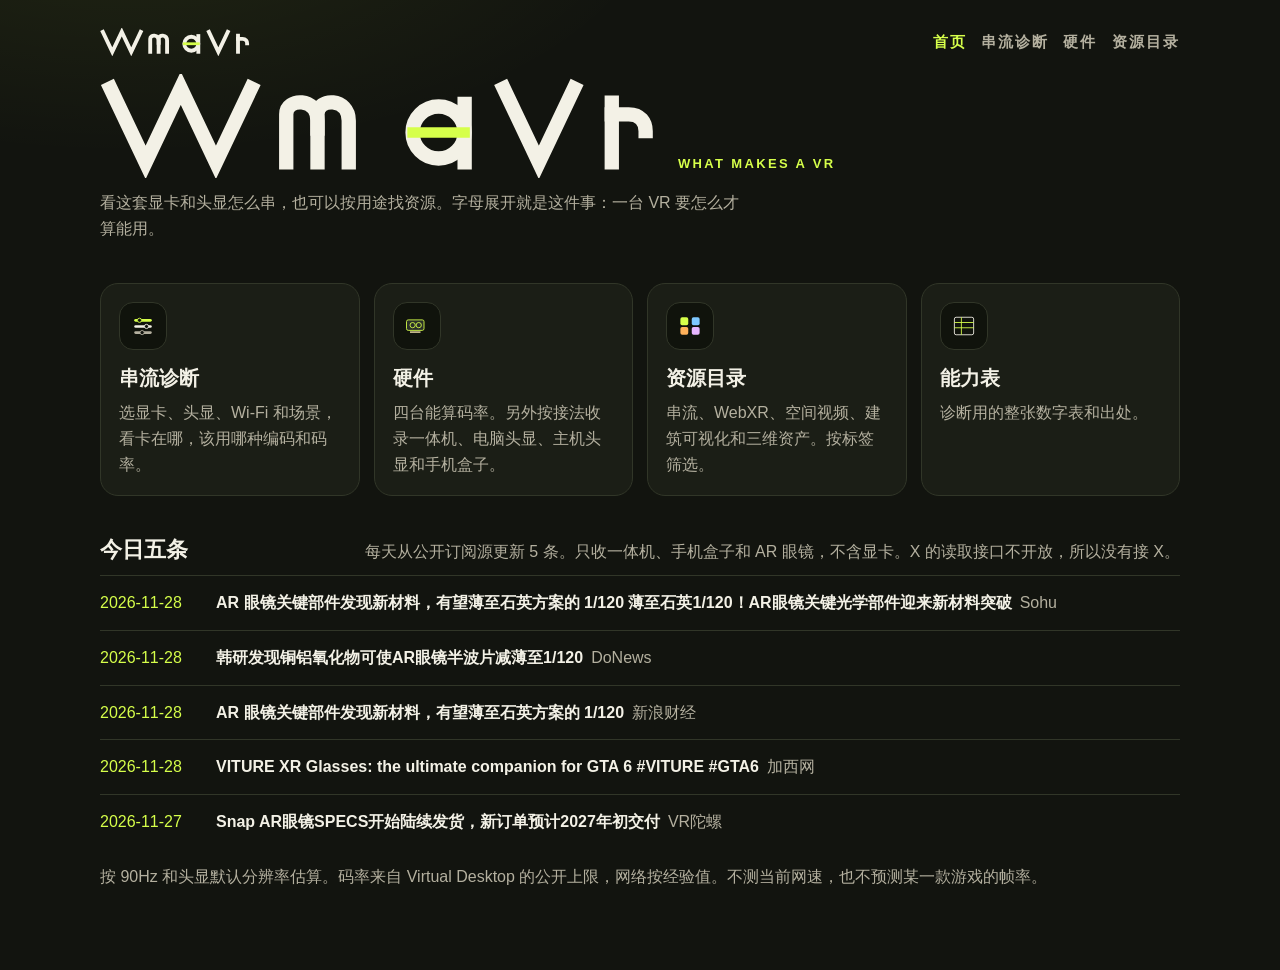
<file: index.html>
<!DOCTYPE html>
<html lang="zh-CN">
<head>
  <meta charset="utf-8">
  <meta name="viewport" content="width=device-width, initial-scale=1">
  <title>wmavr</title>
  <meta name="description" content="查这套 PCVR 怎么串，并浏览串流、WebXR、可视化和三维资产目录。">
  <link rel="canonical" href="https://wmavr.com/">
  <link rel="icon" href="favicon.svg" type="image/svg+xml">
  <link rel="stylesheet" href="css/app.css">
</head>
<body>
  <div class="wrap">
    <header class="site-header">
      <div class="brand">
        <a class="logo-link" href="/" aria-label="wmavr"><img src="/img/wordmark.svg" alt=""></a>
        <nav class="nav" aria-label="栏目">
          <a href="/" aria-current="page">首页</a>
          <a href="/rig/">串流诊断</a>
          <a href="/hardware/">硬件</a>
          <a href="/directory/">资源目录</a>
        </nav>
      </div>
      <div class="hero">
        <h1>
          <img src="/img/wordmark.svg" alt="wmavr">
          <span class="expand">What Makes A VR</span>
        </h1>
        <p class="lede">看这套显卡和头显怎么串，也可以按用途找资源。字母展开就是这件事：一台 VR 要怎么才算能用。</p>
      </div>
    </header>
    <div class="cards">
      <a class="card" href="/rig/">
        <span class="glyph" aria-hidden="true"><svg viewBox="0 0 32 32"><rect x="6" y="8" width="20" height="3" rx="1.5" fill="#d6ff4a"/><circle cx="12" cy="9.5" r="2.4" fill="#12140f" stroke="#d6ff4a"/><rect x="6" y="15" width="20" height="3" rx="1.5" fill="#f3f1e6"/><circle cx="20" cy="16.5" r="2.4" fill="#12140f" stroke="#f3f1e6"/><rect x="6" y="22" width="20" height="3" rx="1.5" fill="#b4b09f"/><circle cx="15" cy="23.5" r="2.4" fill="#12140f" stroke="#b4b09f"/></svg></span>
        <strong>串流诊断</strong>
        <span>选显卡、头显、Wi-Fi 和场景，看卡在哪，该用哪种编码和码率。</span>
      </a>
      <a class="card" href="/hardware/">
        <span class="glyph" aria-hidden="true"><svg viewBox="0 0 32 32"><rect x="4" y="9" width="20" height="12" rx="2" fill="#2a2e28" stroke="#d6ff4a"/><circle cx="11" cy="15" r="3" fill="none" stroke="#d6ff4a"/><circle cx="18" cy="15" r="3" fill="none" stroke="#d6ff4a"/><rect x="8" y="22" width="12" height="2" fill="#c2b48a"/></svg></span>
        <strong>硬件</strong>
        <span>四台能算码率。另外按接法收录一体机、电脑头显、主机头显和手机盒子。</span>
      </a>
      <a class="card" href="/directory/">
        <span class="glyph" aria-hidden="true"><svg viewBox="0 0 32 32"><rect x="5" y="6" width="9" height="9" rx="2" fill="#d6ff4a"/><rect x="18" y="6" width="9" height="9" rx="2" fill="#7ec8ff"/><rect x="5" y="17" width="9" height="9" rx="2" fill="#ffb15a"/><rect x="18" y="17" width="9" height="9" rx="2" fill="#e7b6ff"/></svg></span>
        <strong>资源目录</strong>
        <span>串流、WebXR、空间视频、建筑可视化和三维资产。按标签筛选。</span>
      </a>
      <a class="card" href="/table/">
        <span class="glyph" aria-hidden="true"><svg viewBox="0 0 32 32"><rect x="5" y="6" width="22" height="20" rx="2" fill="none" stroke="#f3f1e6"/><path d="M5 12h22M5 18h22M13 6v20" stroke="#d6ff4a"/></svg></span>
        <strong>能力表</strong>
        <span>诊断用的整张数字表和出处。</span>
      </a>
    </div>
    <section class="news-block" aria-labelledby="news-title">
      <div class="news-head">
        <h2 id="news-title">今日五条</h2>
        <p id="news-note">每天从公开订阅源更新 5 条。只收一体机、手机盒子和 AR 眼镜。</p>
      </div>
      <ol id="news-list" class="news-list"></ol>
    </section>
    <p class="fine">按 90Hz 和头显默认分辨率估算。码率来自 Virtual Desktop 的公开上限，网络按经验值。不测当前网速，也不预测某一款游戏的帧率。</p>
    <script src="/js/news.js"></script>
  </div>
</body>
</html>
</file>
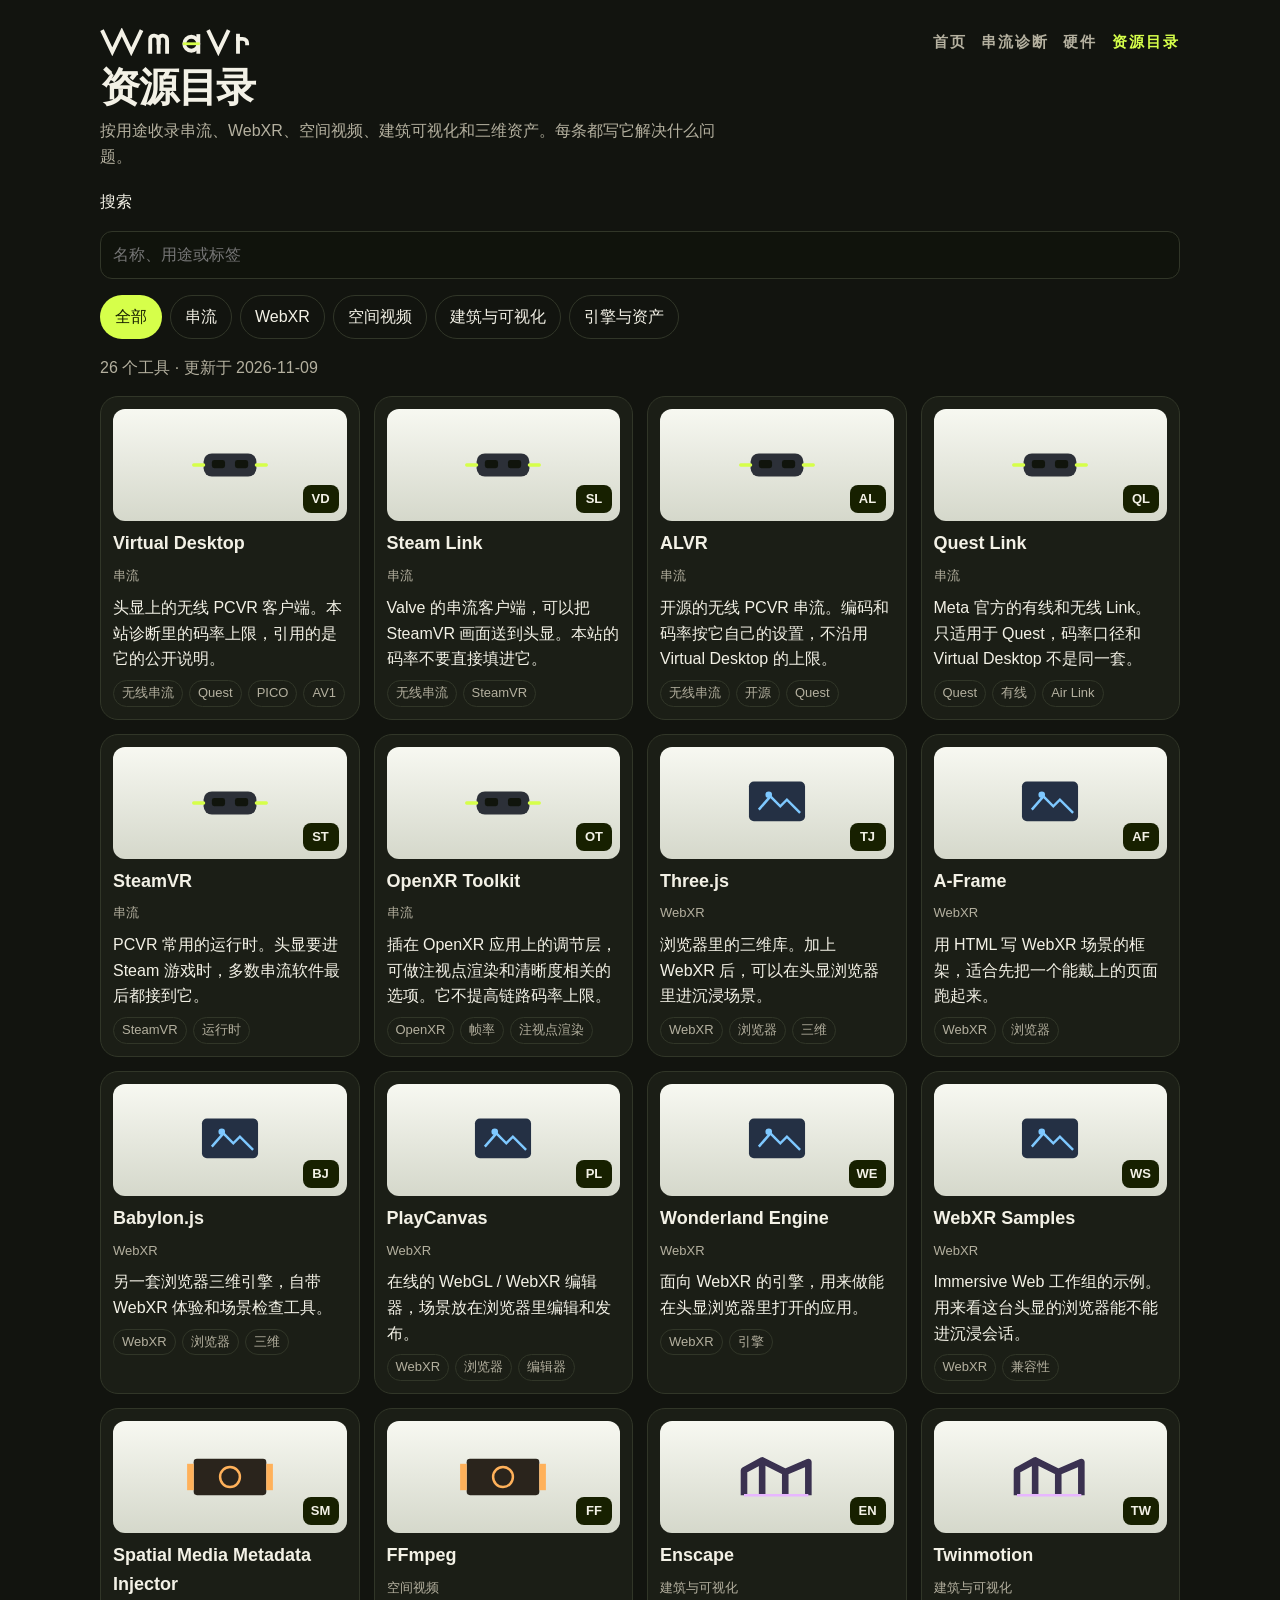
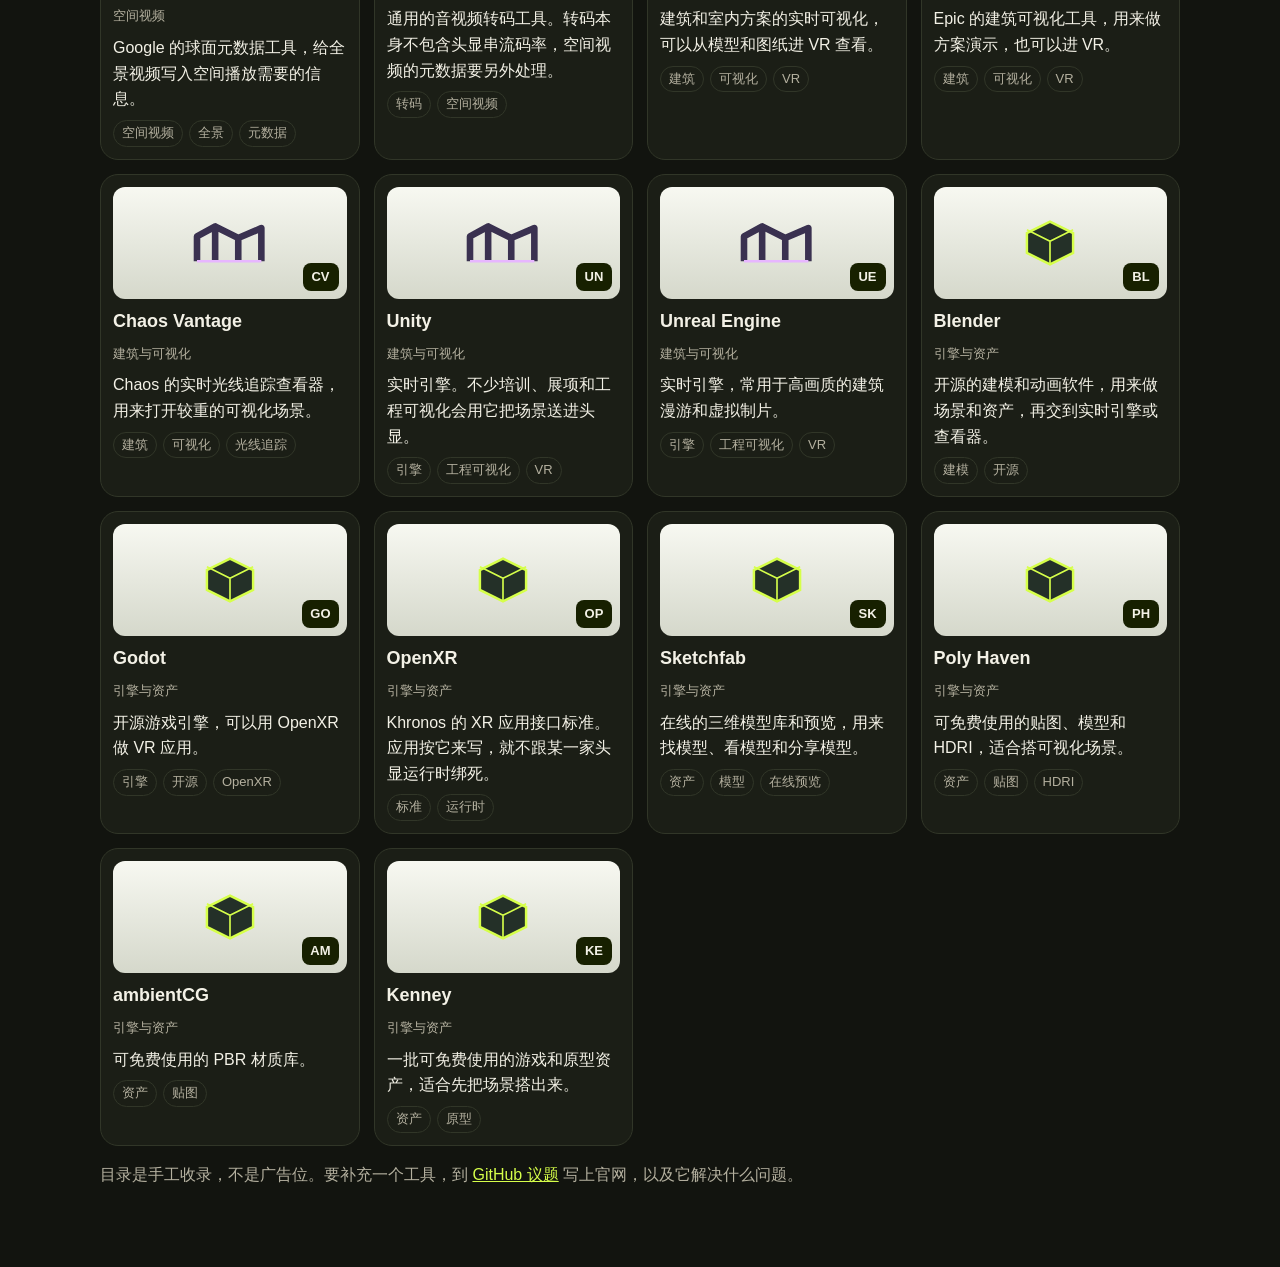
<file: directory/index.html>
<!DOCTYPE html>
<html lang="zh-CN">
<head>
  <meta charset="utf-8">
  <meta name="viewport" content="width=device-width, initial-scale=1">
  <title>资源目录 · wmavr</title>
  <meta name="description" content="串流、WebXR、空间视频、建筑可视化和三维资产的中文目录。">
  <link rel="canonical" href="https://wmavr.com/directory/">
  <link rel="icon" href="../favicon.svg" type="image/svg+xml">
  <link rel="stylesheet" href="../css/app.css">
</head>
<body>
  <div class="wrap">
    <header class="site-header">
      <div class="brand">
        <a class="logo-link" href="/" aria-label="wmavr"><img src="/img/wordmark.svg" alt=""></a>
        <nav class="nav" aria-label="栏目">
          <a href="/">首页</a>
          <a href="/rig/">串流诊断</a>
          <a href="/hardware/">硬件</a>
          <a href="/directory/" aria-current="page">资源目录</a>
        </nav>
      </div>
      <h1>资源目录</h1>
      <p class="lede">按用途收录串流、WebXR、空间视频、建筑可视化和三维资产。每条都写它解决什么问题。</p>
    </header>
    <label class="field" for="q">搜索</label>
    <input id="q" class="search" type="search" placeholder="名称、用途或标签">
    <div id="filters" class="filters"></div>
    <p id="count" class="fine"></p>
    <div id="board" class="dir-grid"></div>
    <p class="fine">目录是手工收录，不是广告位。要补充一个工具，到 <a href="https://github.com/hequanwei/wmavr/issues/new">GitHub 议题</a> 写上官网，以及它解决什么问题。</p>
  </div>
  <script src="../js/directory.js"></script>
</body>
</html>
</file>
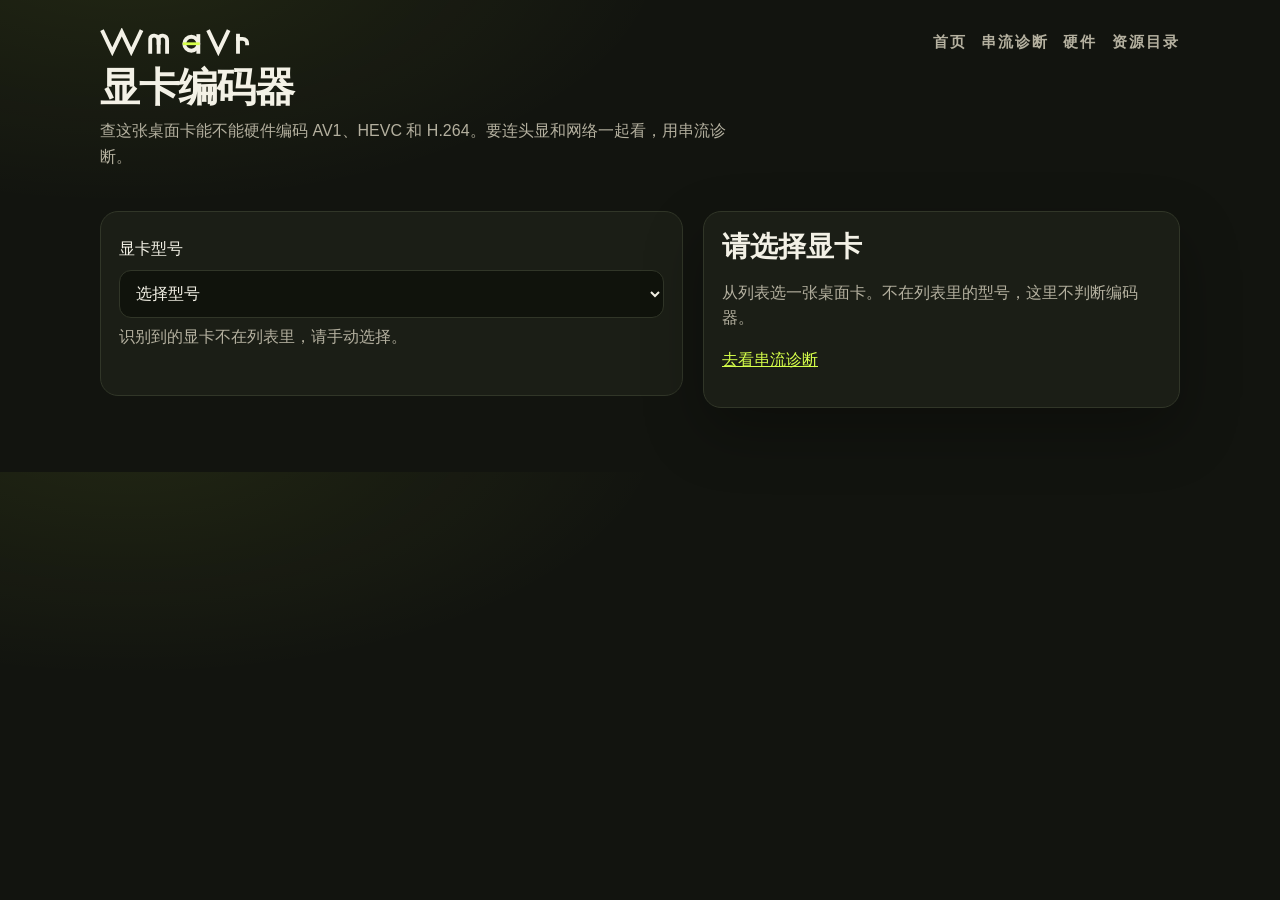
<file: gpu/index.html>
<!DOCTYPE html>
<html lang="zh-CN">
<head>
  <meta charset="utf-8">
  <meta name="viewport" content="width=device-width, initial-scale=1">
  <title>显卡编码器 · WMAVR</title>
  <meta name="description" content="查桌面显卡能不能硬件编码 AV1、HEVC 和 H.264。">
  <link rel="canonical" href="https://wmavr.com/gpu/">
  <link rel="icon" href="../favicon.svg" type="image/svg+xml">
  <link rel="stylesheet" href="../css/app.css">
</head>
<body>
  <div class="wrap">
    <header class="site-header">
      <div class="brand">
        <a class="logo-link" href="/" aria-label="wmavr"><img src="/img/wordmark.svg" alt=""></a>
        <nav class="nav" aria-label="栏目">
          <a href="/">首页</a>
          <a href="/rig/">串流诊断</a>
          <a href="/hardware/">硬件</a>
          <a href="/directory/">资源目录</a>
        </nav>
      </div>
      <h1>显卡编码器</h1>
      <p class="lede">查这张桌面卡能不能硬件编码 AV1、HEVC 和 H.264。要连头显和网络一起看，用串流诊断。</p>
    </header>
    <div class="layout">
      <section class="steps">
        <div class="step">
          <label class="field" for="gpu">显卡型号</label>
          <select id="gpu"><option value="">选择型号</option></select>
          <p id="gpu-hint" class="hint"></p>
          <button type="button" id="use-detected" hidden>换成识别到的型号</button>
        </div>
      </section>
      <aside class="result-card">
        <div id="result" class="result"><h2>请选择显卡</h2></div>
        <p class="fine"><a href="/rig/">去看串流诊断</a></p>
      </aside>
    </div>
  </div>
  <script src="../js/catalog.js"></script>
  <script src="../js/gpu.js"></script>
</body>
</html>
</file>
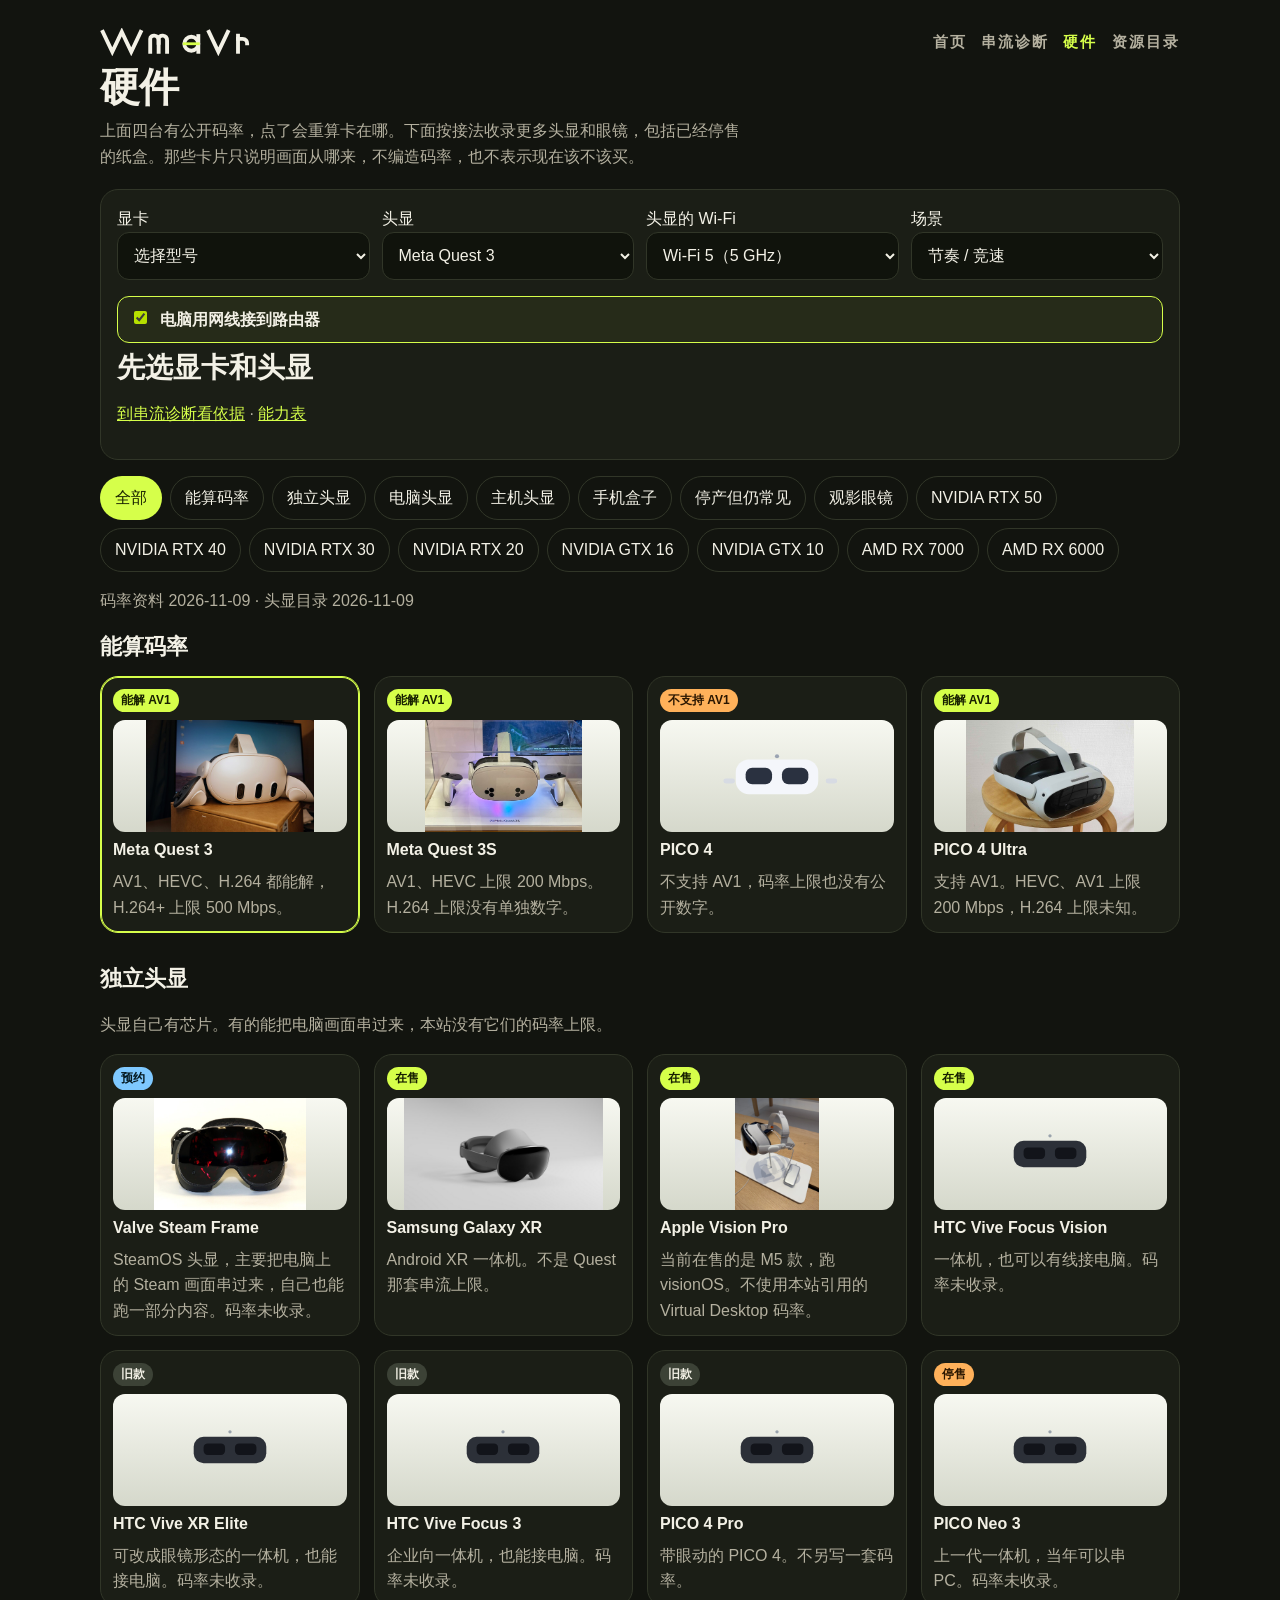
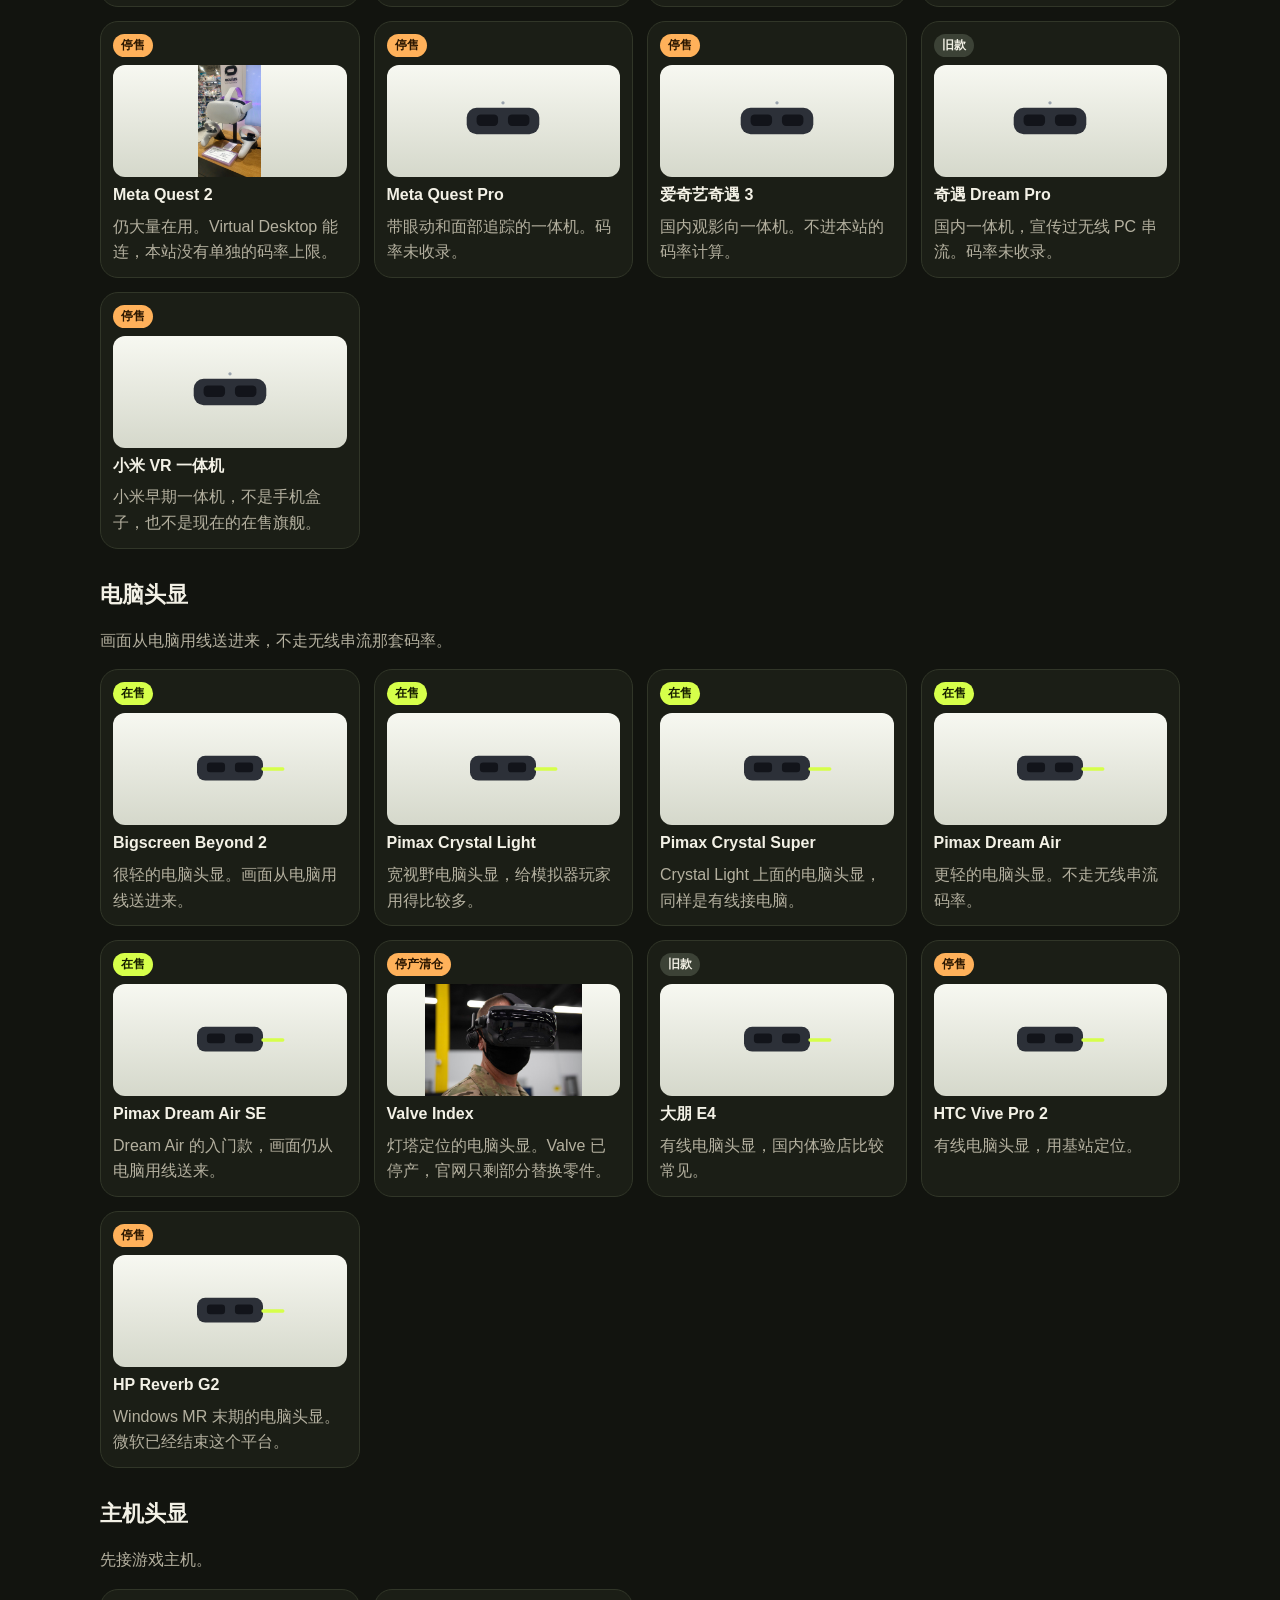
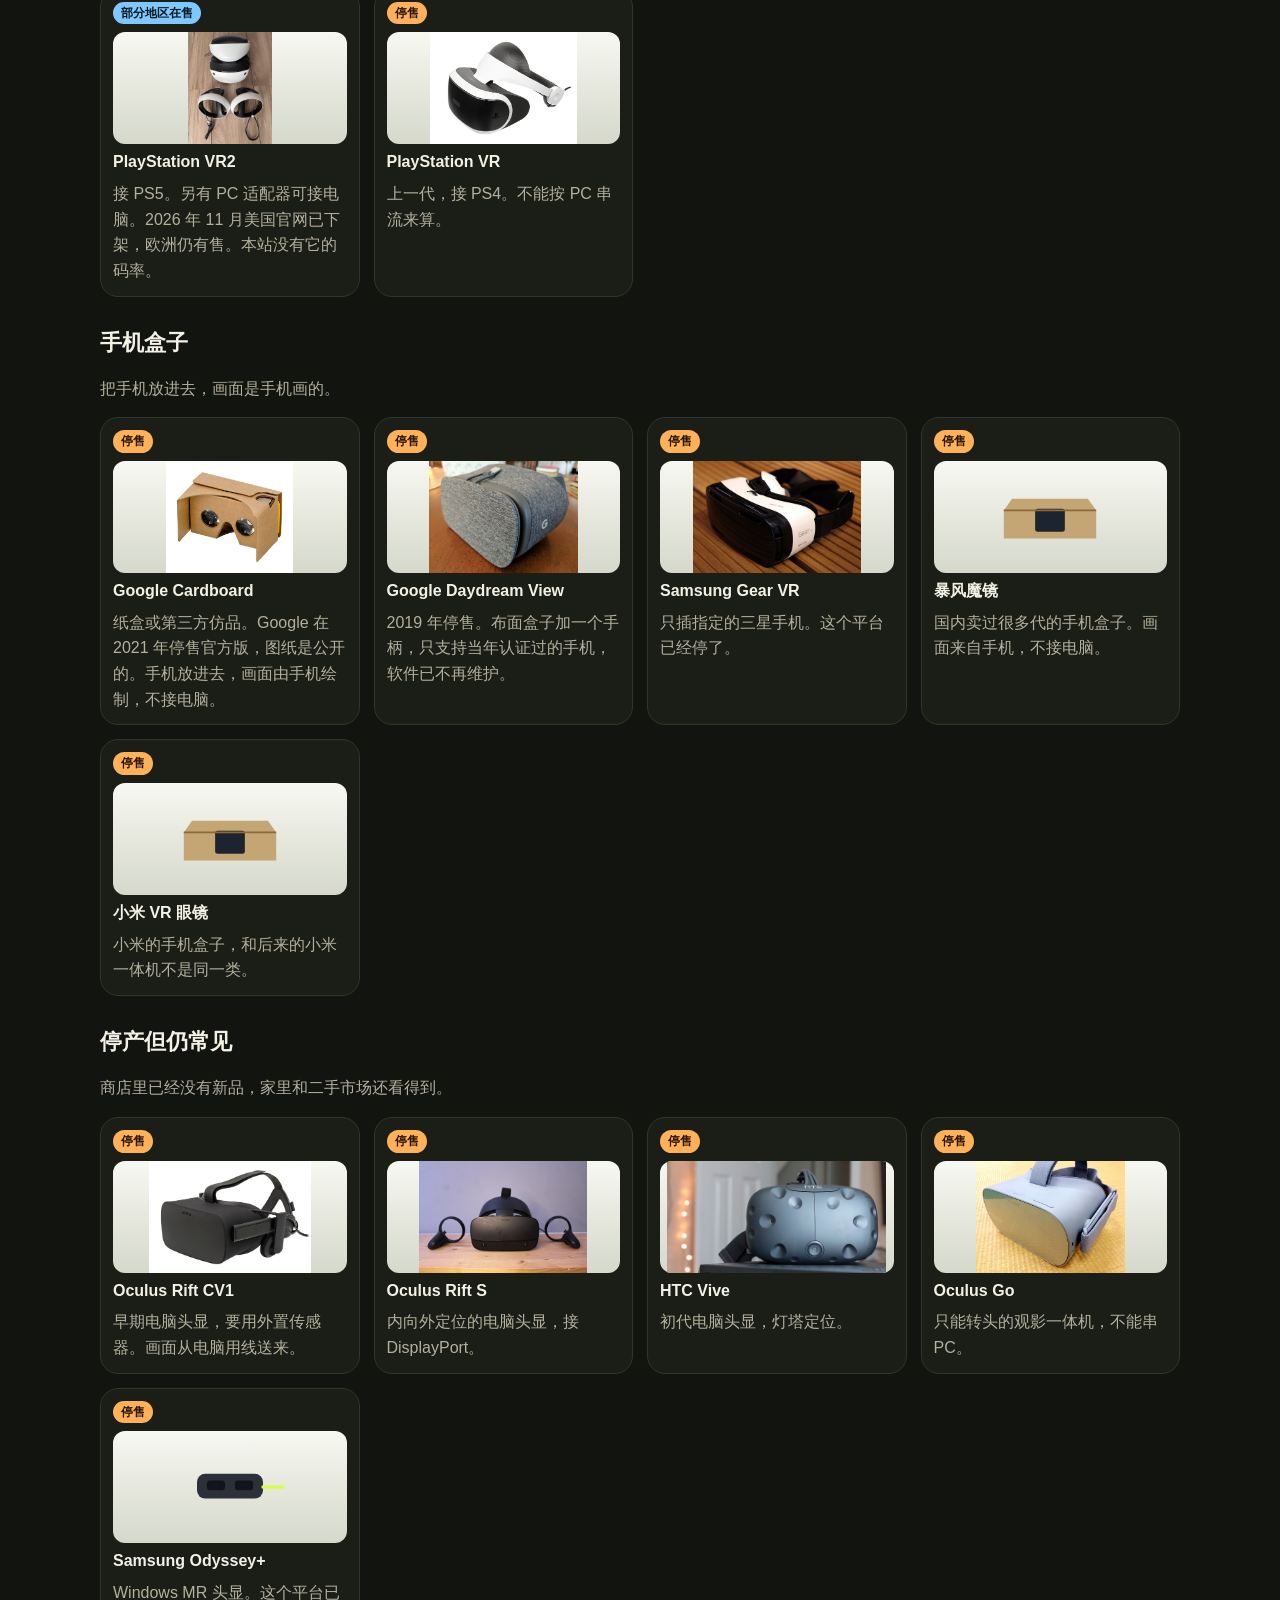
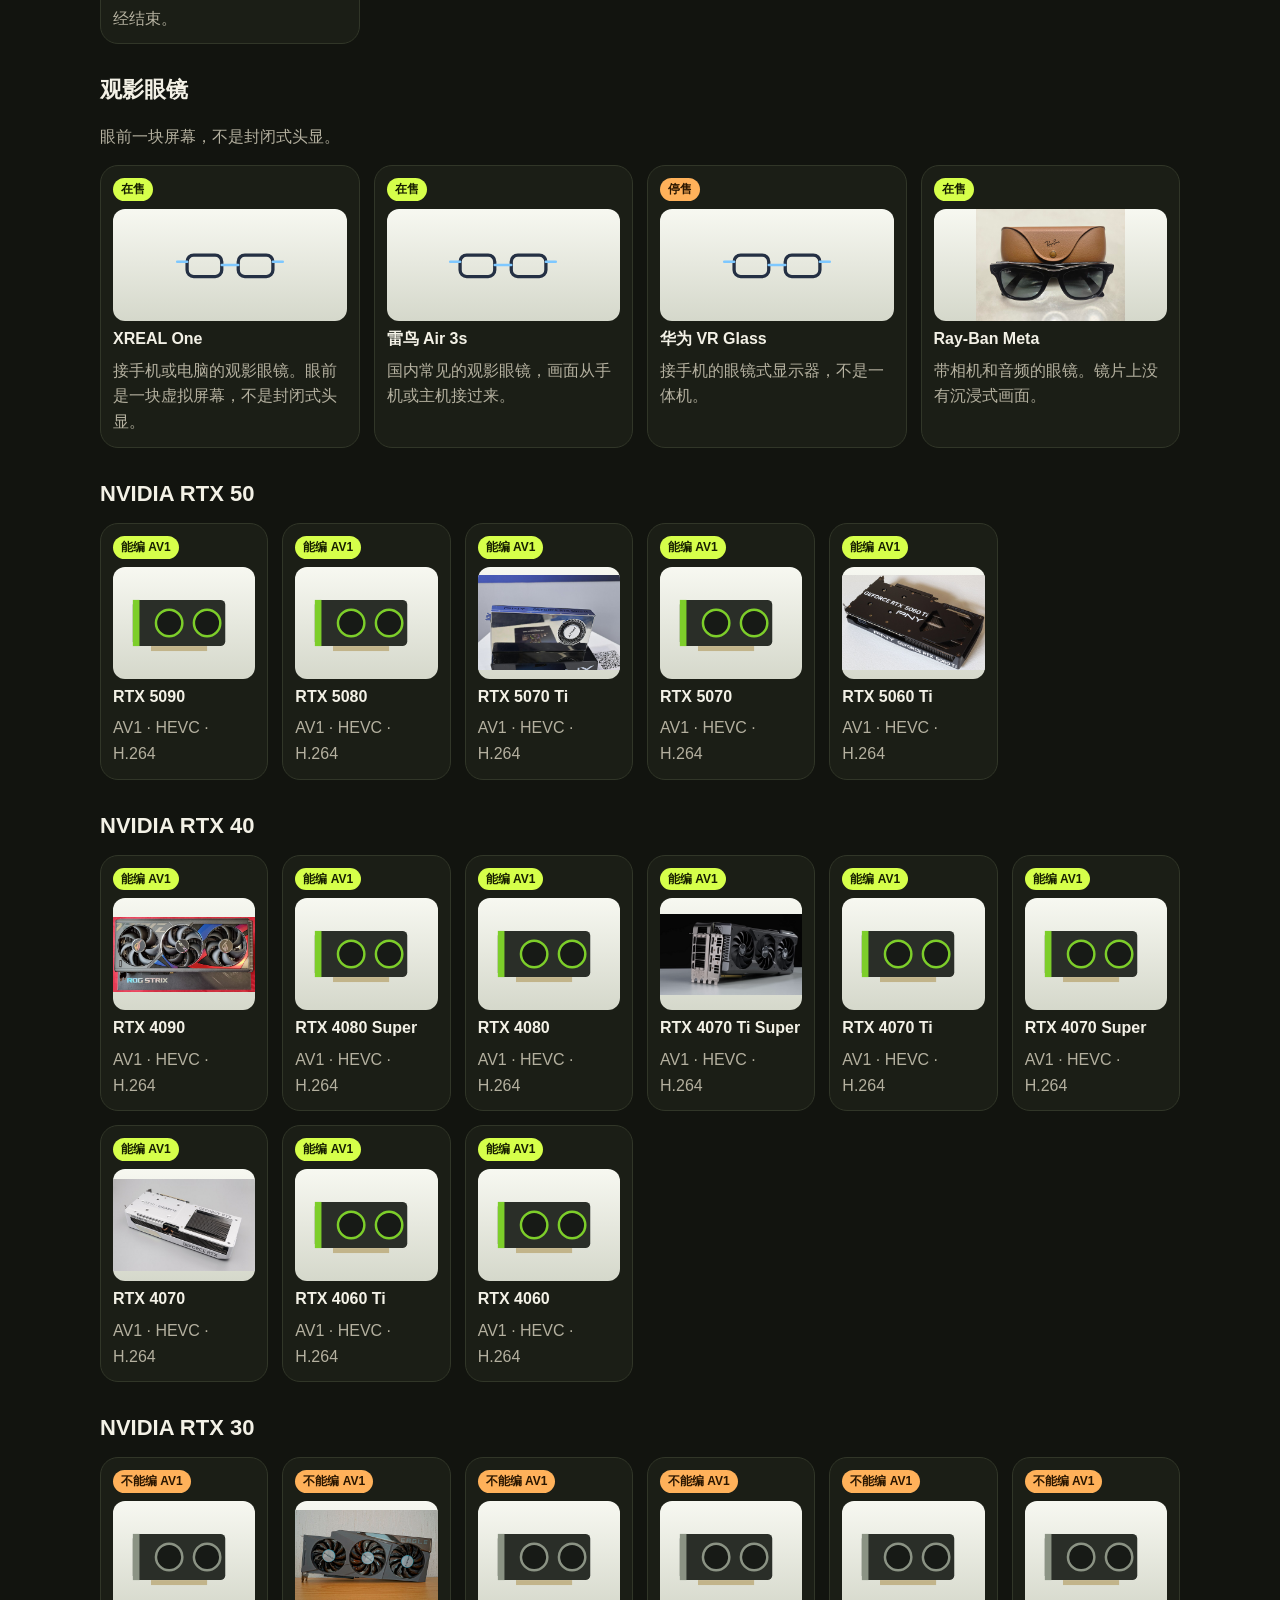
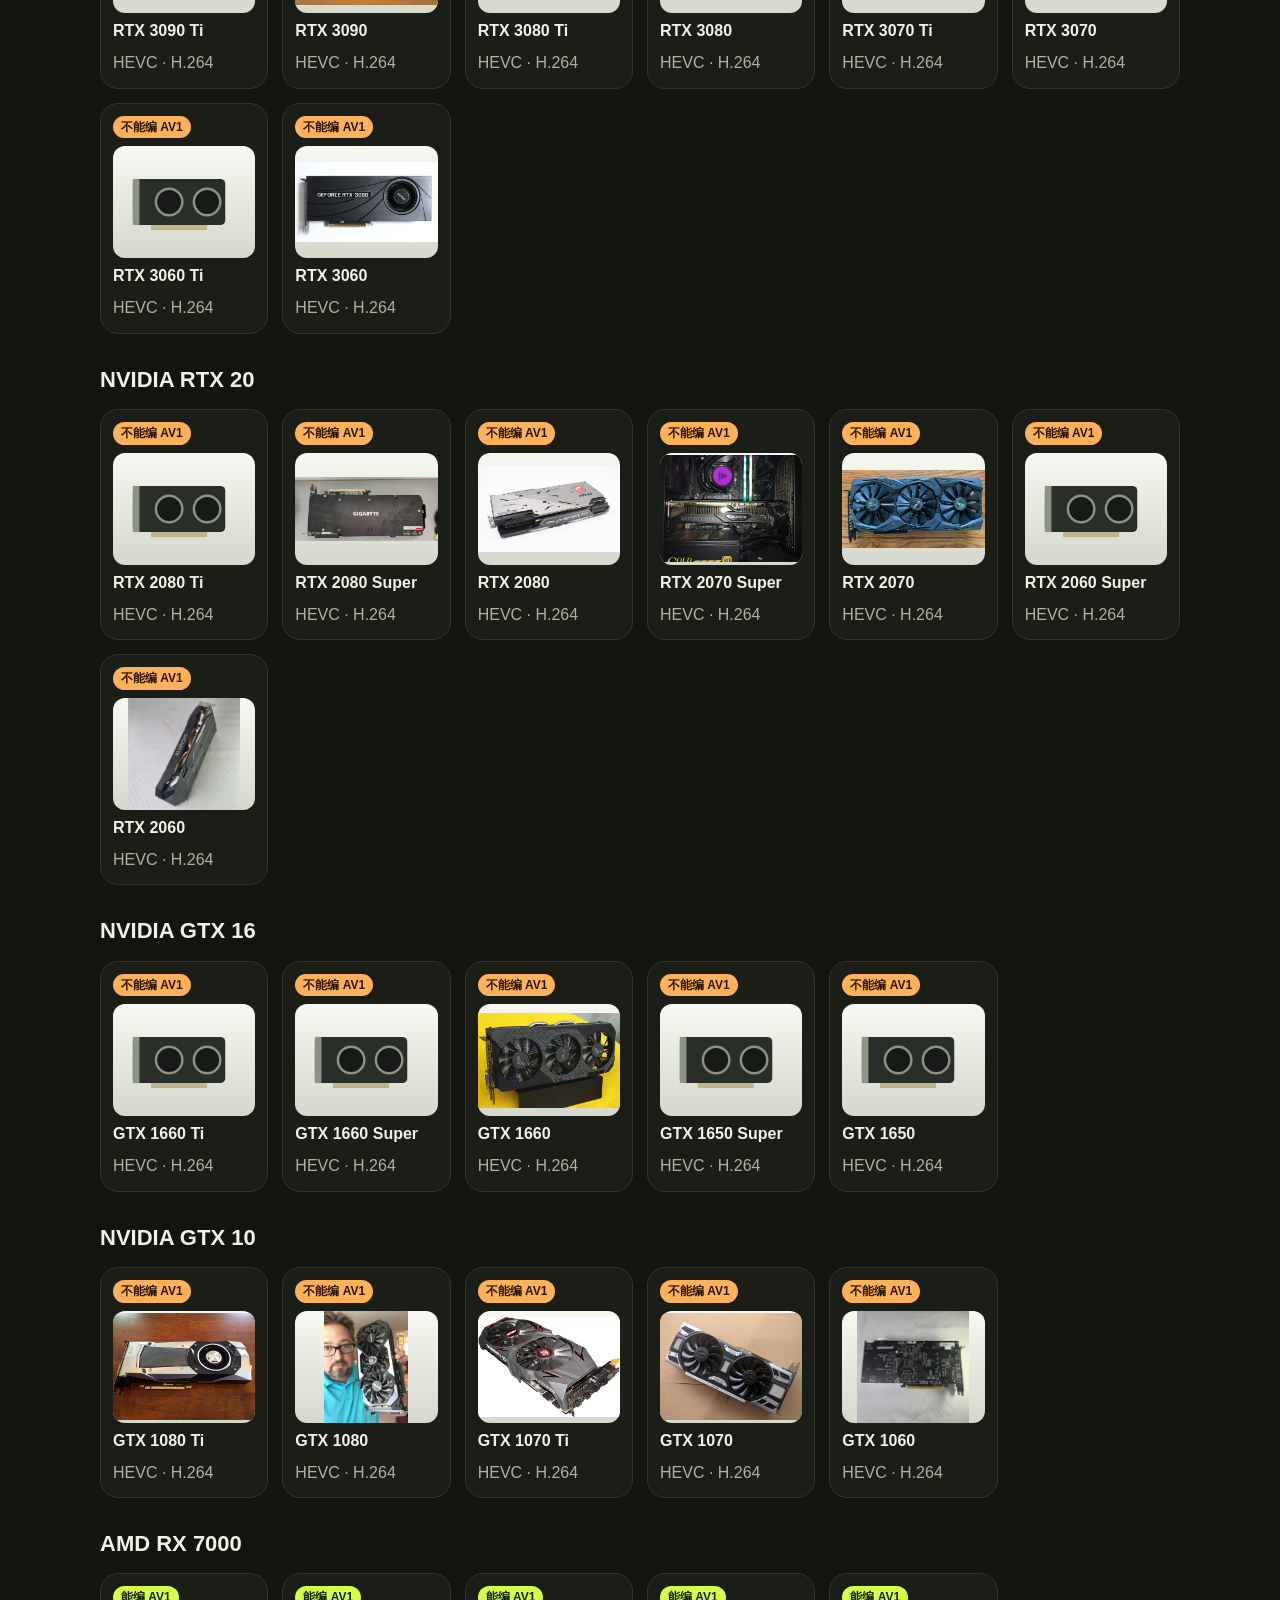
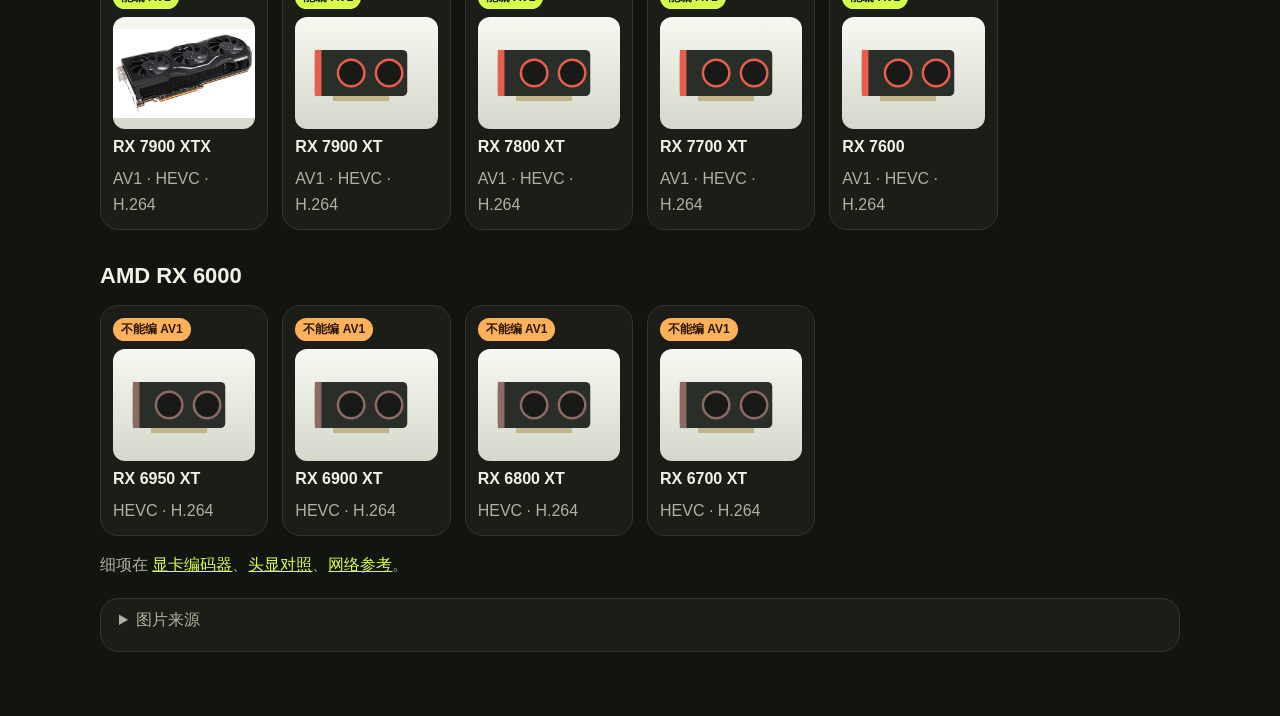
<file: hardware/index.html>
<!DOCTYPE html>
<html lang="zh-CN">
<head>
  <meta charset="utf-8">
  <meta name="viewport" content="width=device-width, initial-scale=1">
  <title>硬件 · wmavr</title>
  <meta name="description" content="按显卡、头显和 Wi-Fi 看这套 PCVR 能不能串，以及各代显卡和四台头显的编码解码。">
  <link rel="canonical" href="https://wmavr.com/hardware/">
  <link rel="icon" href="../favicon.svg" type="image/svg+xml">
  <link rel="stylesheet" href="../css/app.css">
</head>
<body>
  <div class="wrap">
    <header class="site-header">
      <div class="brand">
        <a class="logo-link" href="/" aria-label="wmavr"><img src="/img/wordmark.svg" alt=""></a>
        <nav class="nav" aria-label="栏目">
          <a href="/">首页</a>
          <a href="/rig/">串流诊断</a>
          <a href="/hardware/" aria-current="page">硬件</a>
          <a href="/directory/">资源目录</a>
        </nav>
      </div>
      <h1>硬件</h1>
      <p class="lede">上面四台有公开码率，点了会重算卡在哪。下面按接法收录更多头显和眼镜，包括已经停售的纸盒。那些卡片只说明画面从哪来，不编造码率，也不表示现在该不该买。</p>
    </header>

    <form id="check" class="panel">
      <div class="fields">
        <label class="field">显卡
          <select id="gpu" name="gpu"><option value="">选择型号</option></select>
        </label>
        <label class="field">头显
          <select id="headset" name="headset"></select>
        </label>
        <label class="field">头显的 Wi-Fi
          <select id="network" name="network"></select>
        </label>
        <label class="field">场景
          <select id="scene" name="scene"></select>
        </label>
      </div>
      <label class="check">
        <input id="ethernet" type="checkbox" checked>
        <span><strong>电脑用网线接到路由器</strong></span>
      </label>
      <div id="result" class="result tone-incomplete" aria-live="polite">
        <h2>先选显卡和头显</h2>
      </div>
      <p class="fine"><a id="open-rig" href="/rig/">到串流诊断看依据</a> · <a href="/table/">能力表</a></p>
    </form>

    <div id="guide-filters" class="filters" aria-label="硬件分类"></div>
    <p id="guide-date" class="fine"></p>
    <div id="guide"></div>
    <p class="fine">细项在 <a href="/gpu/">显卡编码器</a>、<a href="/headsets/">头显对照</a>、<a href="/wifi/">网络参考</a>。</p>
    <details class="sources">
      <summary>图片来源</summary>
      <p class="fine">实拍来自维基共享资源，按原许可使用。没有合适实拍的型号仍用示意图。</p>
      <ul id="photo-credits"></ul>
    </details>
  </div>
  <script src="../js/catalog.js"></script>
  <script src="../js/diagnose.js"></script>
  <script src="../js/hardware.js"></script>
</body>
</html>
</file>
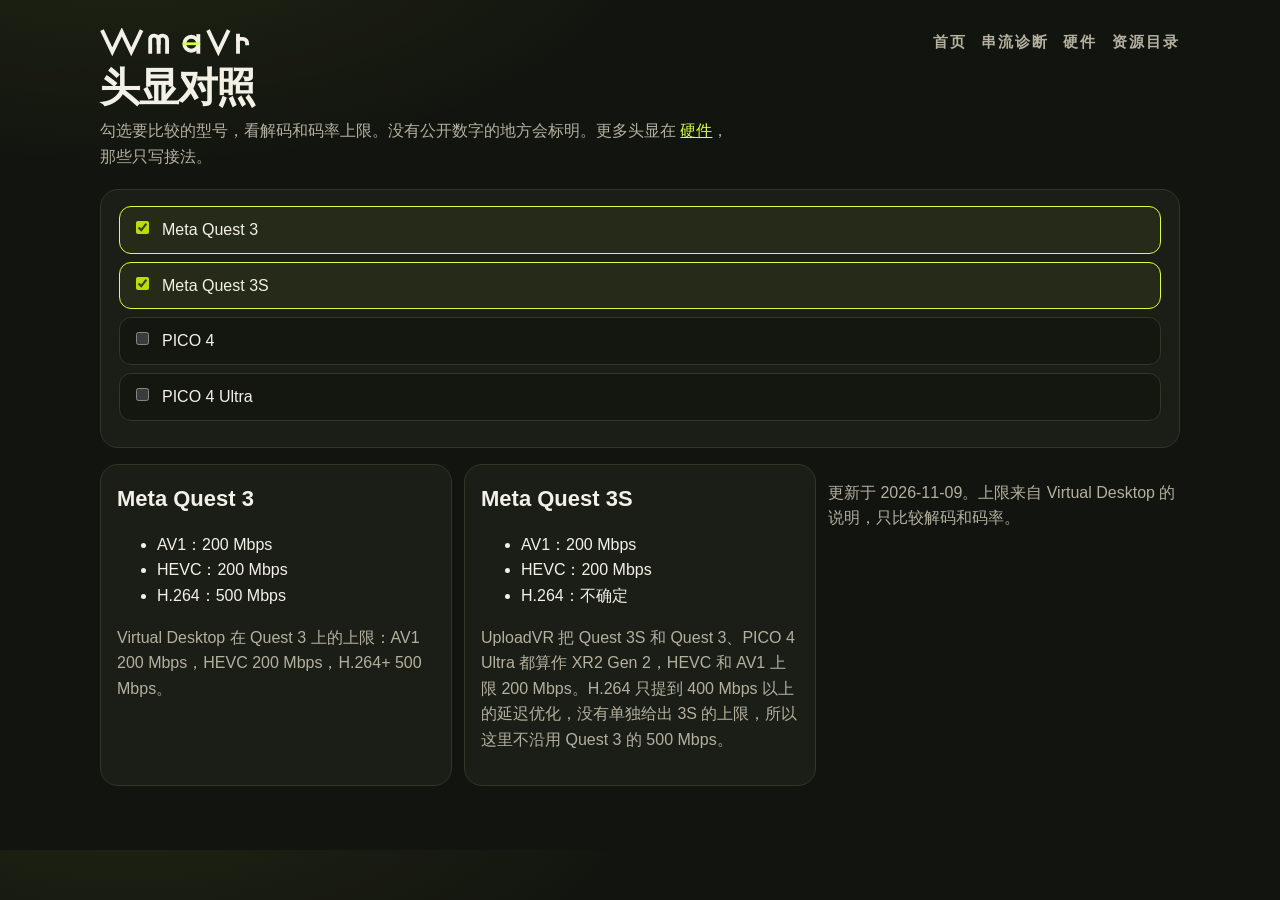
<file: headsets/index.html>
<!DOCTYPE html>
<html lang="zh-CN">
<head>
  <meta charset="utf-8">
  <meta name="viewport" content="width=device-width, initial-scale=1">
  <title>头显对照 · WMAVR</title>
  <meta name="description" content="对照 Quest 3、Quest 3S、PICO 4 和 PICO 4 Ultra 的串流解码与码率上限。">
  <link rel="canonical" href="https://wmavr.com/headsets/">
  <link rel="icon" href="../favicon.svg" type="image/svg+xml">
  <link rel="stylesheet" href="../css/app.css">
</head>
<body>
  <div class="wrap">
    <header class="site-header">
      <div class="brand">
        <a class="logo-link" href="/" aria-label="wmavr"><img src="/img/wordmark.svg" alt=""></a>
        <nav class="nav" aria-label="栏目">
          <a href="/">首页</a>
          <a href="/rig/">串流诊断</a>
          <a href="/hardware/">硬件</a>
          <a href="/directory/">资源目录</a>
        </nav>
      </div>
      <h1>头显对照</h1>
      <p class="lede">勾选要比较的型号，看解码和码率上限。没有公开数字的地方会标明。更多头显在 <a href="/hardware/">硬件</a>，那些只写接法。</p>
    </header>
    <div id="picker" class="steps"></div>
    <div id="board" class="compare"></div>
  </div>
  <script src="../js/catalog.js"></script>
  <script src="../js/headsets.js"></script>
</body>
</html>
</file>
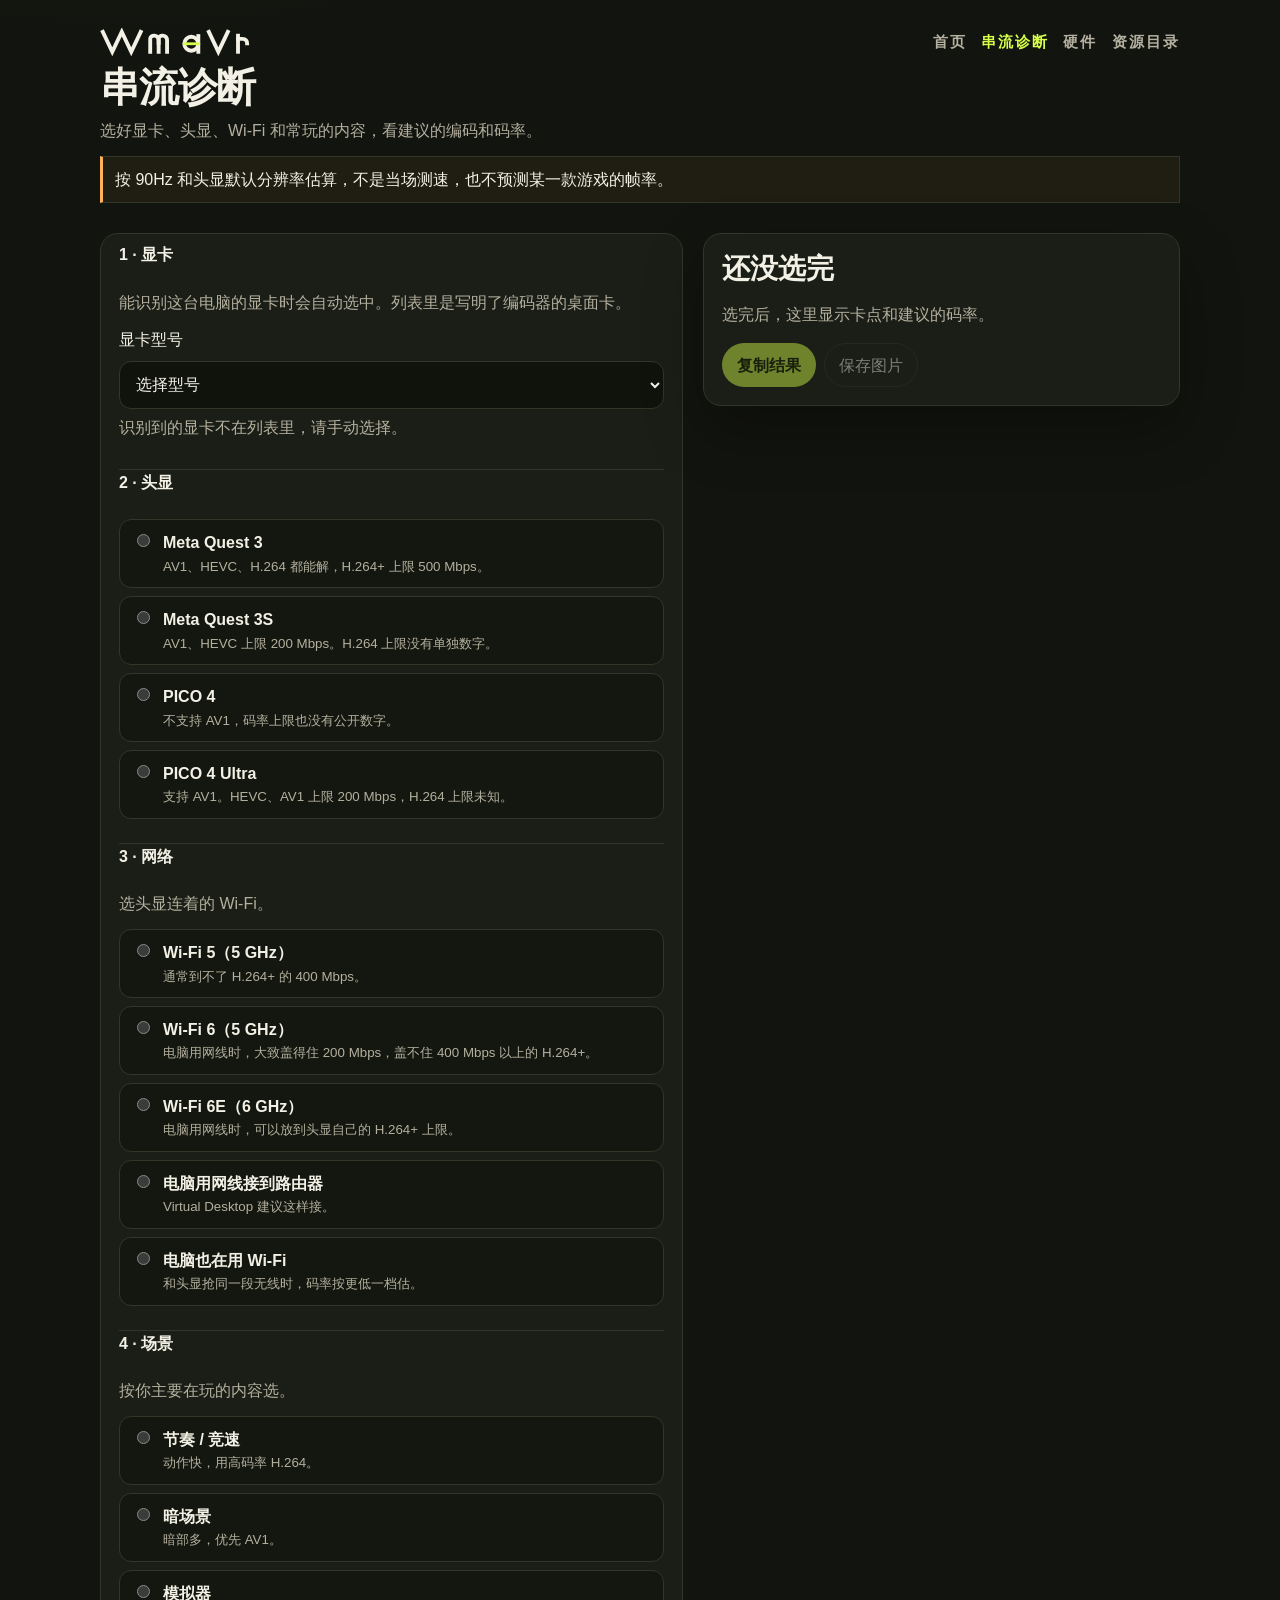
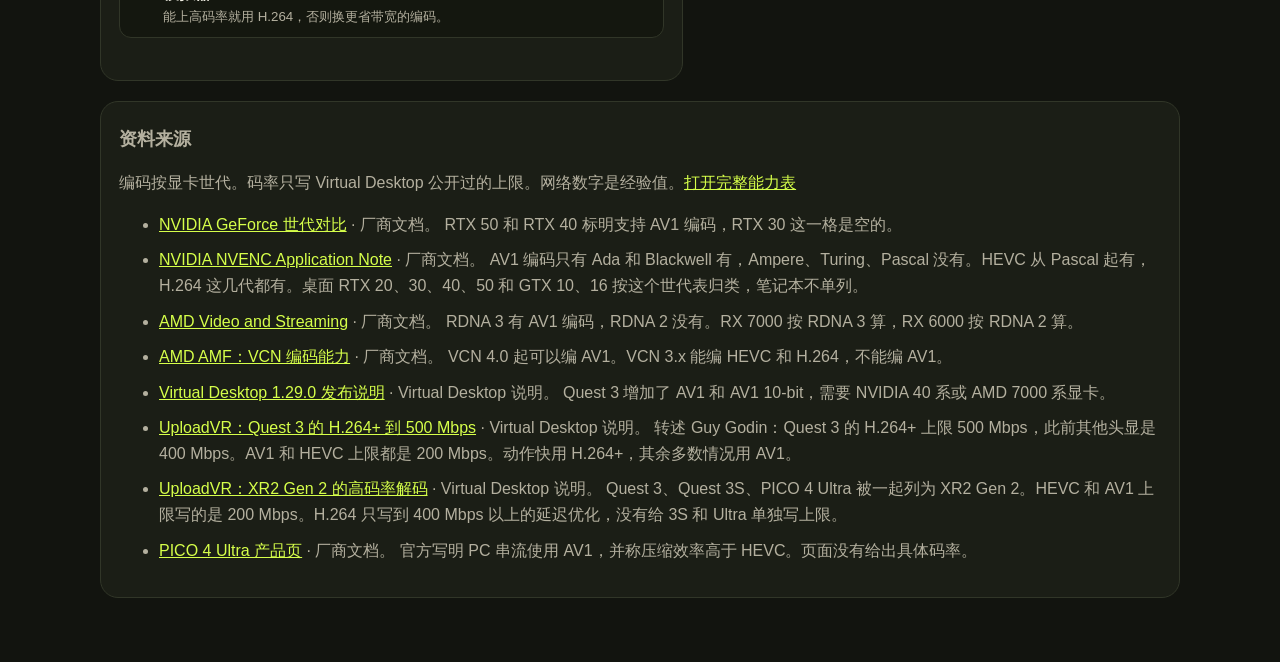
<file: rig/index.html>
<!DOCTYPE html>
<html lang="zh-CN">
<head>
  <meta charset="utf-8">
  <meta name="viewport" content="width=device-width, initial-scale=1">
  <title>串流诊断 · WMAVR</title>
  <meta name="description" content="选择显卡、头显、Wi-Fi 和常玩的内容，看 PCVR 串流卡在哪，该用哪种编码。">
  <link rel="canonical" href="https://wmavr.com/rig/">
  <link rel="icon" href="../favicon.svg" type="image/svg+xml">
  <link rel="stylesheet" href="../css/app.css">
</head>
<body>
  <div class="wrap">
    <header class="site-header">
      <div class="brand">
        <a class="logo-link" href="/" aria-label="wmavr"><img src="/img/wordmark.svg" alt=""></a>
        <nav class="nav" aria-label="栏目">
          <a href="/">首页</a>
          <a href="/rig/" aria-current="page">串流诊断</a>
          <a href="/hardware/">硬件</a>
          <a href="/directory/">资源目录</a>
        </nav>
      </div>
      <h1>串流诊断</h1>
      <p class="lede">选好显卡、头显、Wi-Fi 和常玩的内容，看建议的编码和码率。</p>
      <p class="banner">按 90Hz 和头显默认分辨率估算，不是当场测速，也不预测某一款游戏的帧率。</p>
    </header>

    <div class="layout">
      <form id="rig-form" class="steps">
        <fieldset class="step">
          <legend>1 · 显卡</legend>
          <p>能识别这台电脑的显卡时会自动选中。列表里是写明了编码器的桌面卡。</p>
          <label class="field" for="gpu">显卡型号</label>
          <select id="gpu" name="gpu">
            <option value="">选择型号</option>
          </select>
          <p id="gpu-hint" class="hint"></p>
          <button type="button" id="use-detected" hidden>换成识别到的型号</button>
        </fieldset>

        <fieldset class="step" id="headsets">
          <legend>2 · 头显</legend>
        </fieldset>

        <fieldset class="step">
          <legend>3 · 网络</legend>
          <p>选头显连着的 Wi-Fi。</p>
          <div id="networks"></div>
          <label class="check">
            <input type="radio" name="backhaul" value="ethernet" required>
            <span><strong>电脑用网线接到路由器</strong><small>Virtual Desktop 建议这样接。</small></span>
          </label>
          <label class="check">
            <input type="radio" name="backhaul" value="wireless" required>
            <span><strong>电脑也在用 Wi-Fi</strong><small>和头显抢同一段无线时，码率按更低一档估。</small></span>
          </label>
        </fieldset>

        <fieldset class="step" id="scenes">
          <legend>4 · 场景</legend>
          <p>按你主要在玩的内容选。</p>
        </fieldset>
      </form>

      <aside class="result-card">
        <div id="result" class="result tone-incomplete" aria-live="polite">
          <h2>结论还没出来</h2>
          <p class="placeholder">选完后，这里显示卡点和建议的码率。</p>
        </div>
        <div class="actions">
          <button type="button" id="copy" class="primary" disabled>复制结果</button>
          <button type="button" id="image" disabled>保存图片</button>
        </div>
      </aside>
    </div>

    <section class="sources">
      <h2>资料来源</h2>
      <p class="fine">编码按显卡世代。码率只写 Virtual Desktop 公开过的上限。网络数字是经验值。<a href="/table/">打开完整能力表</a></p>
      <ul id="source-list"></ul>
    </section>
  </div>
  <noscript><p>请开启 JavaScript 后再使用。</p></noscript>
  <script src="../js/catalog.js"></script>
  <script src="../js/diagnose.js"></script>
  <script src="../js/app.js"></script>
</body>
</html>
</file>
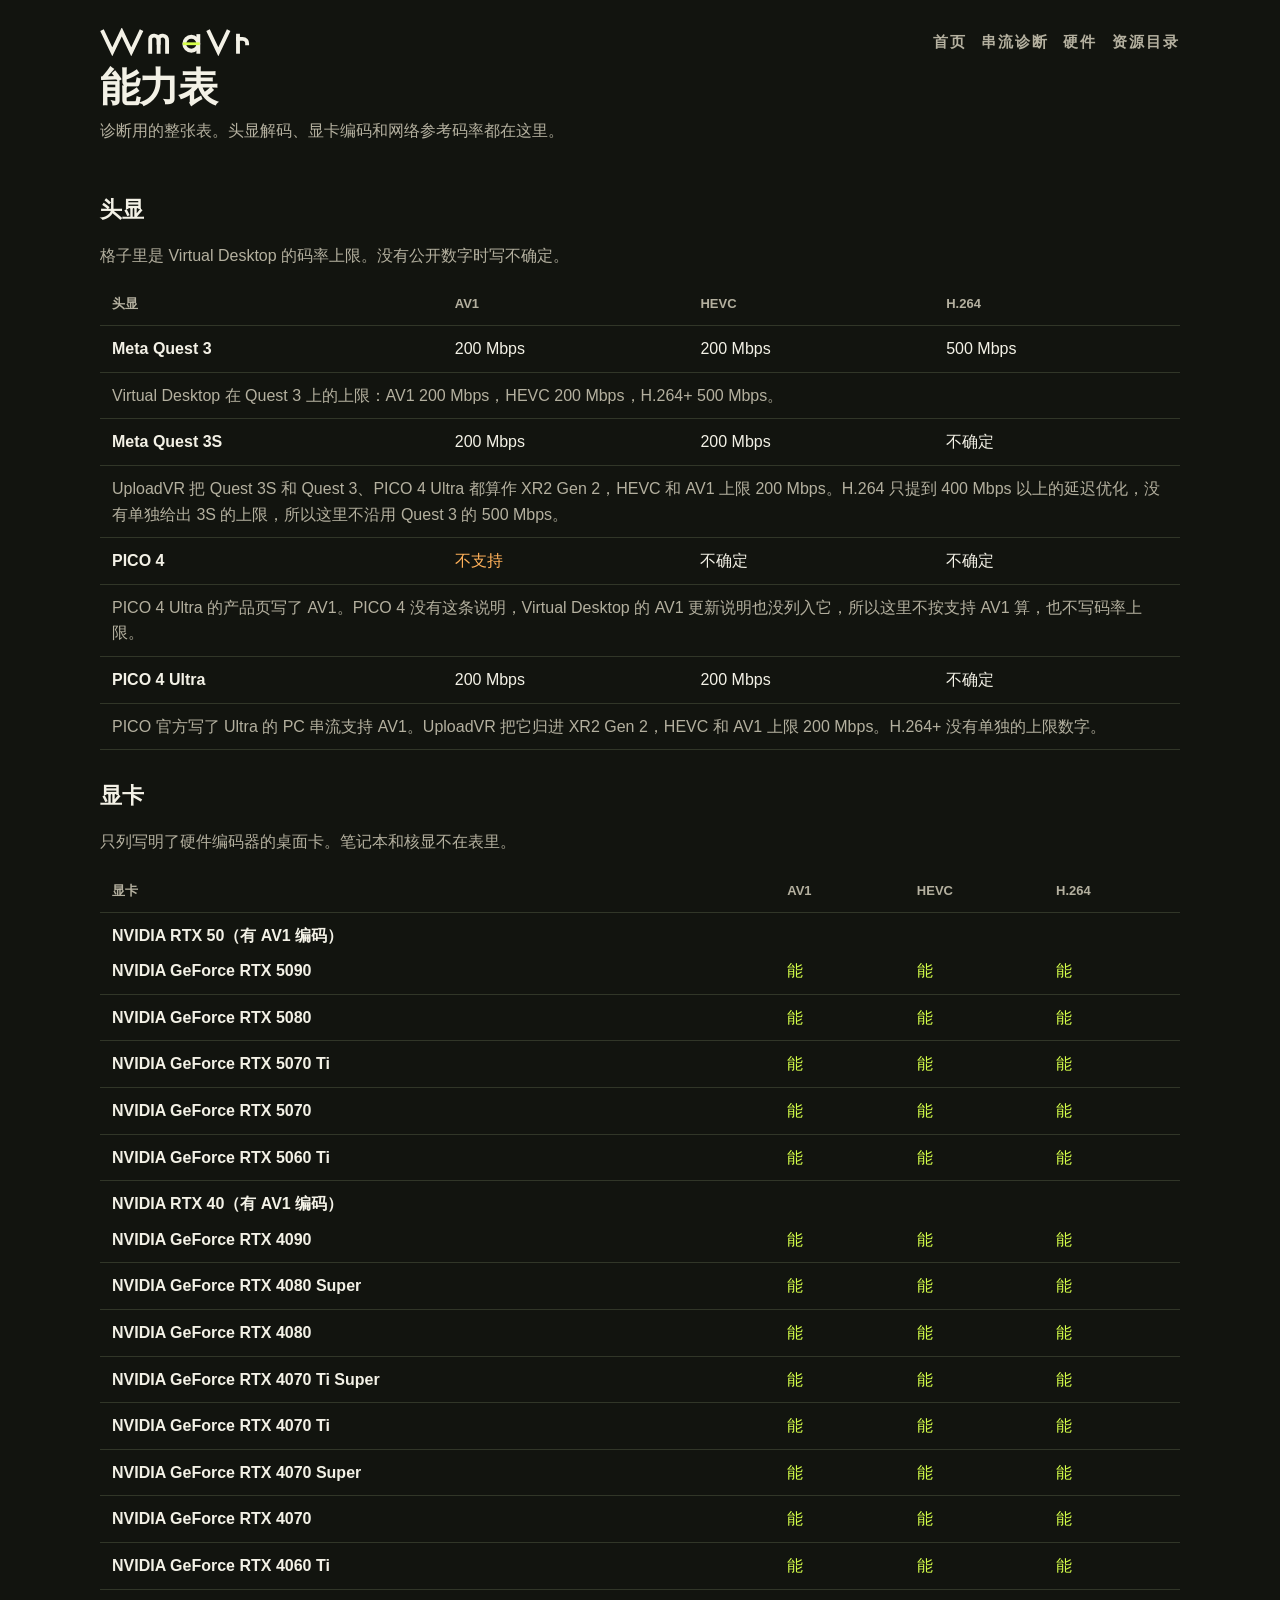
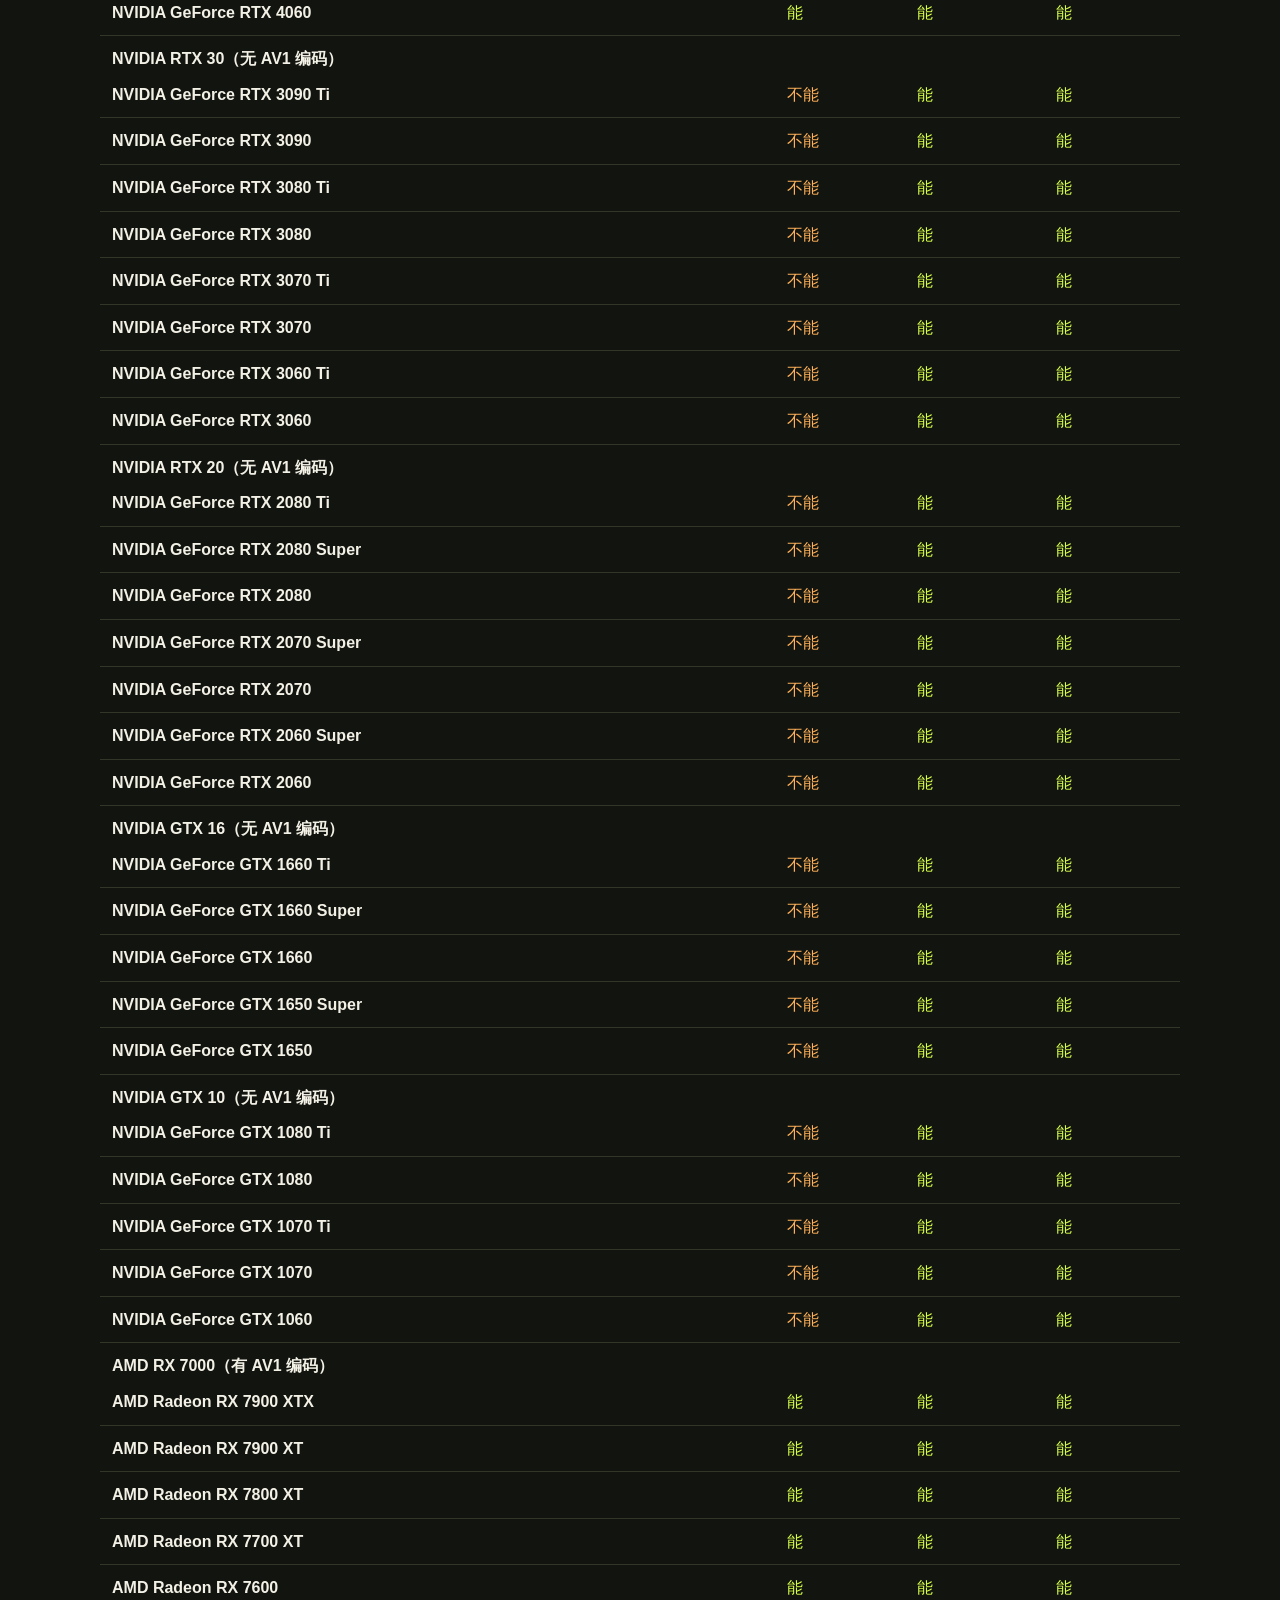
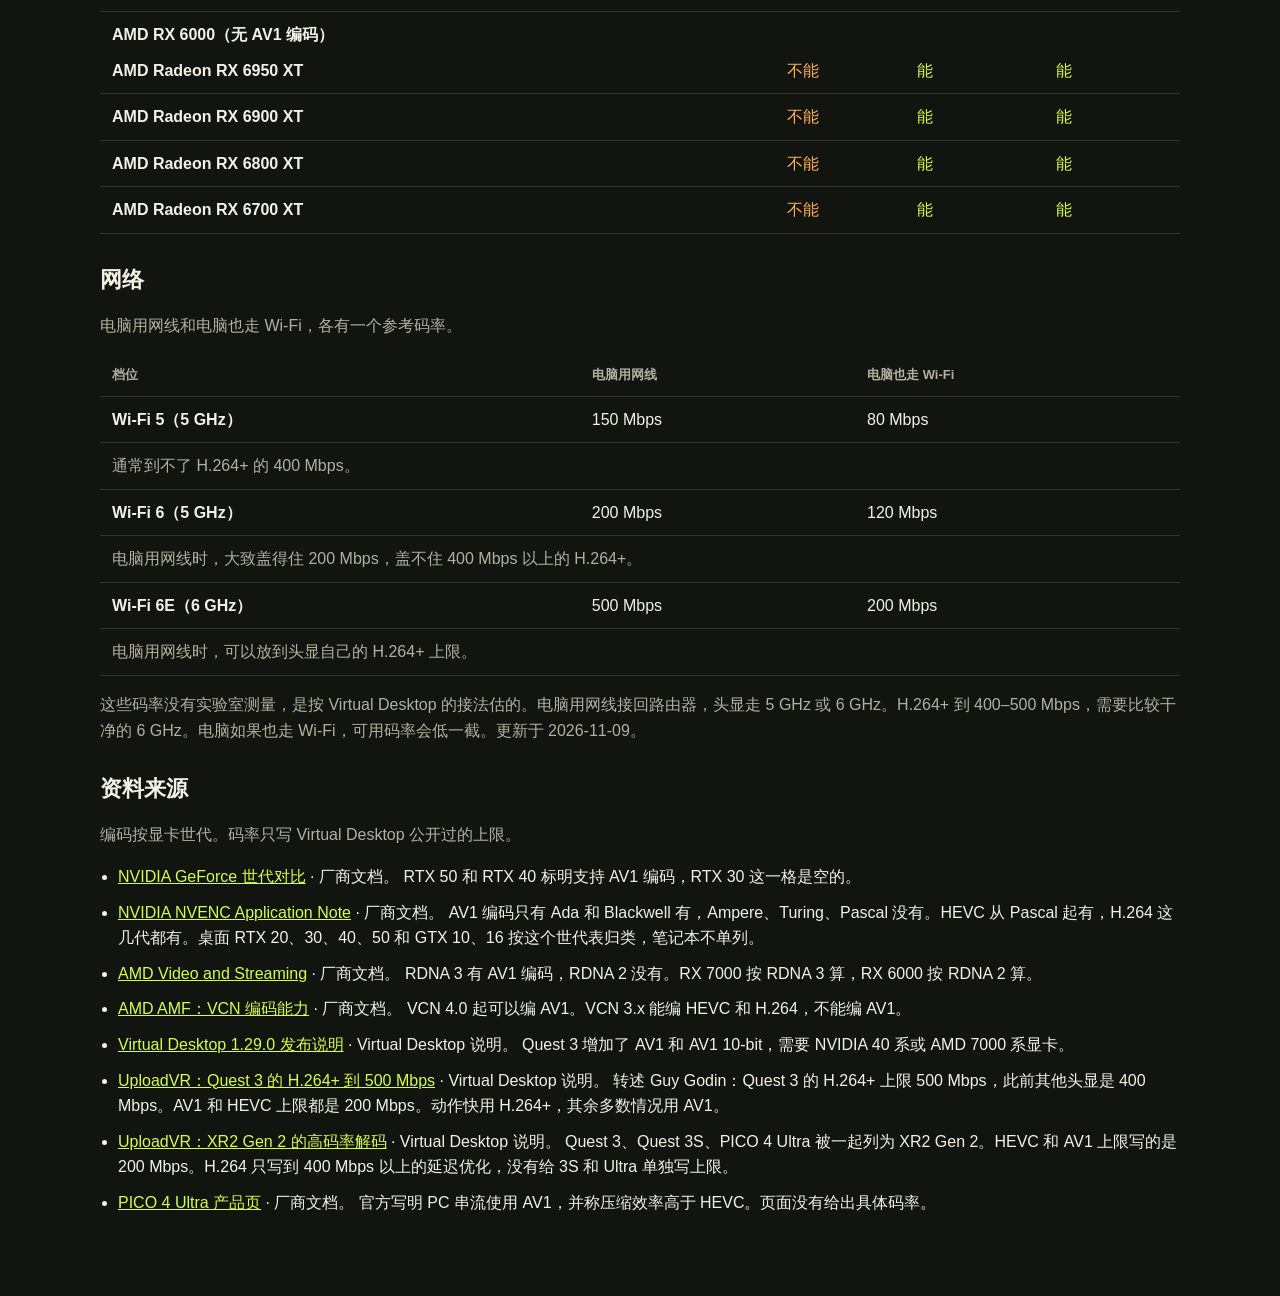
<file: table/index.html>
<!DOCTYPE html>
<html lang="zh-CN">
<head>
  <meta charset="utf-8">
  <meta name="viewport" content="width=device-width, initial-scale=1">
  <title>能力表 · WMAVR</title>
  <meta name="description" content="PCVR 串流诊断用的头显解码、显卡编码和网络参考码率。">
  <link rel="canonical" href="https://wmavr.com/table/">
  <link rel="icon" href="../favicon.svg" type="image/svg+xml">
  <link rel="stylesheet" href="../css/app.css">
</head>
<body>
  <div class="wrap">
    <header class="site-header">
      <div class="brand">
        <a class="logo-link" href="/" aria-label="wmavr"><img src="/img/wordmark.svg" alt=""></a>
        <nav class="nav" aria-label="栏目">
          <a href="/">首页</a>
          <a href="/rig/">串流诊断</a>
          <a href="/hardware/">硬件</a>
          <a href="/directory/">资源目录</a>
        </nav>
      </div>
      <h1>能力表</h1>
      <p class="lede">诊断用的整张表。头显解码、显卡编码和网络参考码率都在这里。</p>
    </header>
    <div id="board"></div>
  </div>
  <script src="../js/catalog.js"></script>
  <script src="../js/table.js"></script>
</body>
</html>
</file>
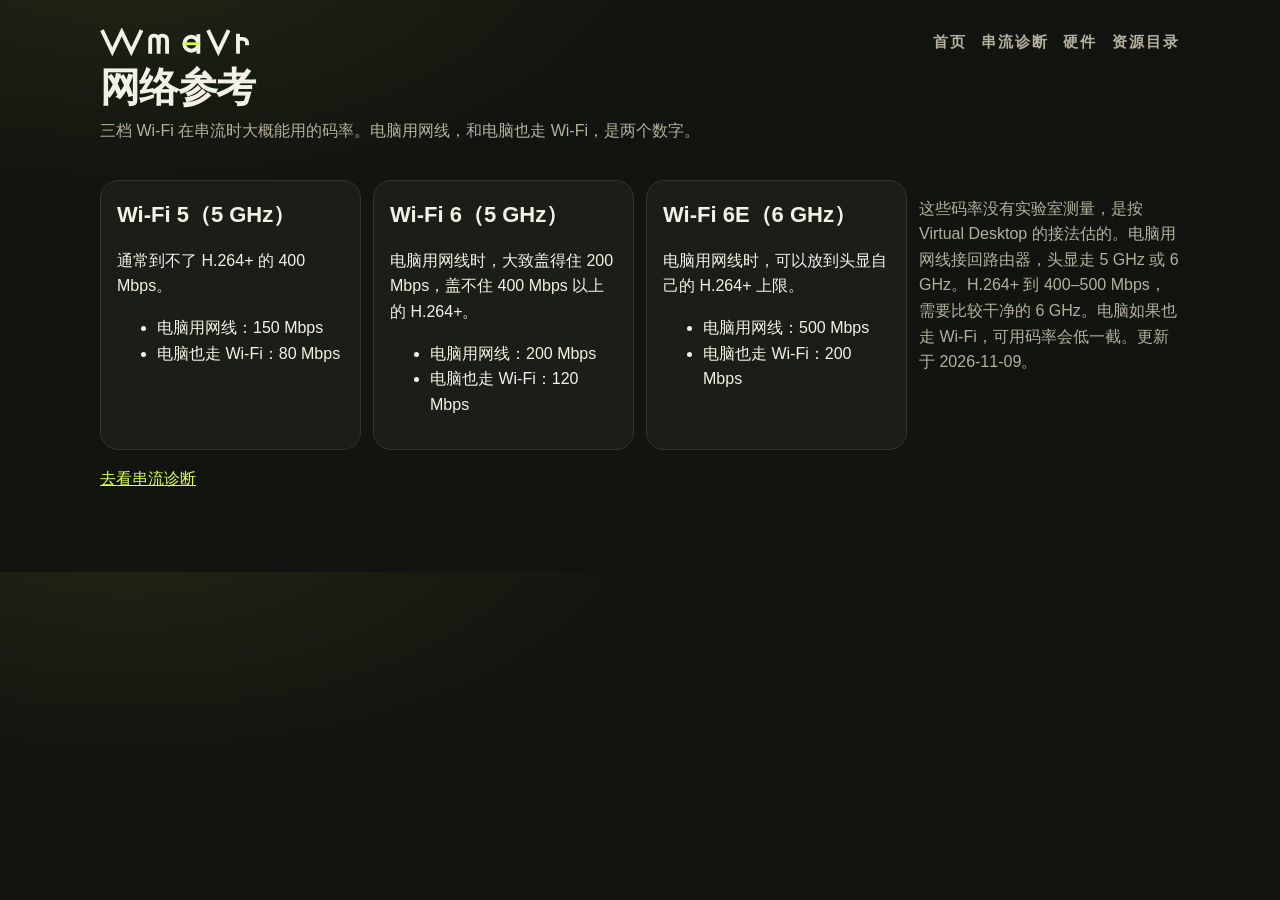
<file: wifi/index.html>
<!DOCTYPE html>
<html lang="zh-CN">
<head>
  <meta charset="utf-8">
  <meta name="viewport" content="width=device-width, initial-scale=1">
  <title>网络参考 · WMAVR</title>
  <meta name="description" content="Wi-Fi 5、Wi-Fi 6、Wi-Fi 6E 串流时大概能用的码率。">
  <link rel="canonical" href="https://wmavr.com/wifi/">
  <link rel="icon" href="../favicon.svg" type="image/svg+xml">
  <link rel="stylesheet" href="../css/app.css">
</head>
<body>
  <div class="wrap">
    <header class="site-header">
      <div class="brand">
        <a class="logo-link" href="/" aria-label="wmavr"><img src="/img/wordmark.svg" alt=""></a>
        <nav class="nav" aria-label="栏目">
          <a href="/">首页</a>
          <a href="/rig/">串流诊断</a>
          <a href="/hardware/">硬件</a>
          <a href="/directory/">资源目录</a>
        </nav>
      </div>
      <h1>网络参考</h1>
      <p class="lede">三档 Wi-Fi 在串流时大概能用的码率。电脑用网线，和电脑也走 Wi-Fi，是两个数字。</p>
    </header>
    <div id="board" class="compare"></div>
    <p><a href="/rig/">去看串流诊断</a></p>
  </div>
  <script src="../js/catalog.js"></script>
  <script src="../js/wifi.js"></script>
</body>
</html>
</file>
<file: css/app.css>
:root {
  color-scheme: dark;
  --bg: #12140f;
  --bg-raise: #1b1e16;
  --line: #313628;
  --text: #f3f1e6;
  --muted: #b4b09f;
  --accent: #d6ff4a;
  --accent-ink: #172000;
  --warn: #ffb15a;
  --ok: #d6ff4a;
  --danger: #ff8a62;
  --shadow: 0 24px 60px rgba(0, 0, 0, 0.28);
  font-family: "Segoe UI", "PingFang SC", "Microsoft YaHei", sans-serif;
}

* { box-sizing: border-box; }

html { scroll-behavior: smooth; }

body {
  margin: 0;
  background:
    radial-gradient(900px 420px at 10% -10%, rgba(214, 255, 74, 0.08), transparent 60%),
    var(--bg);
  color: var(--text);
  font-size: 16px;
  line-height: 1.6;
}

button, select, input { font: inherit; }

a { color: var(--accent); }

.wrap {
  width: min(1080px, calc(100% - 32px));
  margin: 0 auto;
  padding-bottom: 64px;
}

.site-header {
  padding: 28px 0 8px;
}

.brand {
  display: flex;
  justify-content: space-between;
  gap: 16px;
  align-items: center;
  margin-bottom: 8px;
}

.brand a {
  color: var(--text);
  text-decoration: none;
  font-size: 15px;
  letter-spacing: 0.14em;
  font-weight: 700;
}

.logo-link img {
  display: block;
  height: 28px;
  width: auto;
}

.hero { margin: 18px 0 6px; }

.hero h1 {
  display: flex;
  flex-wrap: wrap;
  align-items: flex-end;
  gap: 10px 18px;
  margin: 0 0 12px;
}

.hero h1 img {
  display: block;
  width: min(560px, 100%);
  height: auto;
}

.expand {
  margin: 0 0 6px;
  color: var(--accent);
  font-size: 13px;
  font-weight: 700;
  letter-spacing: 0.18em;
  text-transform: uppercase;
}

.nav {
  display: flex;
  flex-wrap: wrap;
  gap: 8px 14px;
}

.nav a {
  color: var(--muted);
  text-decoration: none;
}

.nav a[aria-current="page"] { color: var(--accent); }

.brand span, .lede, .step p, .fine, .sources, .placeholder, .hint {
  color: var(--muted);
}

.cards {
  display: grid;
  grid-template-columns: repeat(auto-fit, minmax(230px, 1fr));
  gap: 14px;
  margin-top: 22px;
}

.card {
  display: block;
  padding: 18px;
  background: var(--bg-raise);
  border: 1px solid var(--line);
  border-radius: 18px;
  color: var(--text);
  text-decoration: none;
}

.card:hover, .card:focus-visible { border-color: var(--accent); }

.glyph {
  display: grid;
  place-items: center;
  width: 48px;
  height: 48px;
  margin-bottom: 12px;
  border-radius: 14px;
  background: #10130c;
  border: 1px solid var(--line);
}

.glyph svg { width: 28px; height: 28px; }

.card strong { display: block; font-size: 20px; margin-bottom: 6px; }

.card span { color: var(--muted); }

.news-block { margin-top: 36px; }

.news-head {
  display: flex;
  flex-wrap: wrap;
  justify-content: space-between;
  align-items: baseline;
  gap: 8px 18px;
}

.news-head h2 { margin: 0; font-size: 22px; }

.news-head p { margin: 0; color: var(--muted); }

.news-list { list-style: none; margin: 8px 0 0; padding: 0; }

.news-list li {
  display: grid;
  grid-template-columns: 6.5rem 1fr;
  gap: 12px;
  align-items: baseline;
  padding: 14px 0;
  border-top: 1px solid var(--line);
}

.news-meta {
  color: var(--accent);
  font-variant-numeric: tabular-nums;
}

.news-list a {
  color: var(--text);
  text-decoration: none;
  font-weight: 700;
}

.news-list a:hover, .news-list a:focus-visible { color: var(--accent); }

.news-source { margin-left: 8px; color: var(--muted); font-weight: 400; }

.hint { margin: 8px 0 0; }

.compare {
  display: grid;
  grid-template-columns: repeat(auto-fit, minmax(220px, 1fr));
  gap: 12px;
  margin-top: 16px;
}

.compare article, .panel {
  background: var(--bg-raise);
  border: 1px solid var(--line);
  border-radius: 18px;
  padding: 16px;
}

.compare h2, .panel h2 { font-size: 22px; margin: 0 0 8px; }

.yes { color: var(--ok); }
.no { color: var(--warn); }

h1 {
  margin: 0 0 8px;
  font-size: clamp(28px, 4vw, 40px);
  line-height: 1.15;
  letter-spacing: -0.03em;
}

.lede { margin: 0 0 12px; max-width: 40rem; }

.banner {
  margin: 0;
  padding: 10px 12px;
  border: 1px solid var(--line);
  border-left: 3px solid var(--warn);
  background: rgba(255, 177, 90, 0.06);
  color: var(--text);
}

.layout {
  display: grid;
  grid-template-columns: minmax(0, 1.1fr) minmax(280px, 0.9fr);
  gap: 20px;
  align-items: start;
  margin-top: 22px;
}

.steps, .result-card, .sources {
  background: var(--bg-raise);
  border: 1px solid var(--line);
  border-radius: 18px;
}

.field { display: block; margin: 0 0 8px; }

.steps { padding: 8px 18px 18px; }

.step {
  margin: 0;
  padding: 16px 0;
  border: 0;
  border-bottom: 1px solid var(--line);
}

.step:last-of-type { border-bottom: 0; }

.step legend {
  padding: 0;
  font-weight: 700;
}

.step p { margin: 6px 0 12px; }

label.choice, .check {
  display: flex;
  gap: 10px;
  align-items: flex-start;
  padding: 10px 12px;
  margin: 8px 0;
  border: 1px solid var(--line);
  border-radius: 12px;
  background: #14170f;
}

label.choice:has(input:checked), .check:has(input:checked) {
  border-color: var(--accent);
  background: rgba(214, 255, 74, 0.06);
}

label.choice input, .check input {
  margin-top: 4px;
  accent-color: #b6e000;
}

.choice small, .check small, .field small {
  display: block;
  color: var(--muted);
}

select {
  width: 100%;
  min-height: 48px;
  padding: 10px 12px;
  border-radius: 12px;
  border: 1px solid var(--line);
  background: #10130c;
  color: var(--text);
}

select:focus, input:focus-visible, button:focus-visible, summary:focus-visible {
  outline: 2px solid var(--accent);
  outline-offset: 2px;
}

.result-card {
  position: sticky;
  top: 16px;
  padding: 18px;
  box-shadow: var(--shadow);
}

.result { margin: 0; }

.result h2 { margin: 0 0 8px; font-size: 28px; line-height: 1.2; }

.result.tone-none h2 { color: var(--ok); }
.result.tone-gpu h2, .result.tone-headset h2, .result.tone-network h2 { color: var(--warn); }
.result.tone-unknown h2, .result.tone-incomplete h2 { color: var(--text); }

.kv { margin: 14px 0; padding: 0; }
.kv div { margin: 0 0 10px; }
.kv dt { color: var(--muted); font-size: 13px; }
.kv dd { margin: 0; }

.actions { display: flex; flex-wrap: wrap; gap: 8px; margin-top: 14px; }

button {
  min-height: 44px;
  padding: 8px 14px;
  border-radius: 999px;
  border: 1px solid var(--line);
  background: transparent;
  color: var(--text);
  cursor: pointer;
}

button.primary {
  background: var(--accent);
  color: var(--accent-ink);
  border-color: transparent;
  font-weight: 700;
}

button:disabled { opacity: 0.45; cursor: not-allowed; }

.sources { margin-top: 20px; padding: 8px 18px 18px; }

.sources h2 { font-size: 18px; }

.sources li { margin: 10px 0; }

.sources a { display: inline-block; }

.sheet-block { margin-top: 28px; }

.sheet-block h2 { font-size: 22px; margin: 0 0 8px; }

.sheet-block ul { padding-left: 18px; }

.sheet-block li { margin: 10px 0; }

.table-wrap { overflow-x: auto; margin-top: 8px; }

.sheet {
  width: 100%;
  min-width: 520px;
  border-collapse: collapse;
}

.sheet th, .sheet td {
  text-align: left;
  padding: 10px 12px;
  border-bottom: 1px solid var(--line);
  vertical-align: top;
}

.sheet tr:first-child th {
  color: var(--muted);
  font-size: 13px;
  font-weight: 600;
}

.sheet .group td {
  font-weight: 700;
  border-bottom: 0;
  padding-bottom: 0;
}

.fields {
  display: grid;
  grid-template-columns: repeat(auto-fit, minmax(200px, 1fr));
  gap: 12px;
}

.search {
  width: 100%;
  min-height: 48px;
  margin-top: 8px;
  padding: 10px 12px;
  border-radius: 12px;
  border: 1px solid var(--line);
  background: #10130c;
  color: var(--text);
}

.filters { display: flex; flex-wrap: wrap; gap: 8px; margin: 16px 0; }

.filters button[aria-pressed="true"] {
  background: var(--accent);
  color: var(--accent-ink);
  border-color: transparent;
}

.dir-grid, .guide-grid {
  display: grid;
  gap: 14px;
}

.dir-grid { grid-template-columns: repeat(auto-fill, minmax(220px, 1fr)); }

.guide-grid { grid-template-columns: repeat(auto-fill, minmax(158px, 1fr)); }

.guide-grid.wide { grid-template-columns: repeat(auto-fill, minmax(230px, 1fr)); }

.guide-section { margin-top: 8px; }

.guide-section + .guide-section { margin-top: 28px; }

.guide-section h2 { font-size: 22px; margin: 0 0 12px; }

button.guide-card {
  display: flex;
  flex-direction: column;
  align-items: stretch;
  width: 100%;
  min-height: 0;
  padding: 12px;
  border-radius: 18px;
  background: var(--bg-raise);
  text-align: left;
  gap: 8px;
}

button.guide-card.is-selected {
  border-color: var(--accent);
  box-shadow: inset 0 0 0 1px var(--accent);
}

.pill {
  align-self: flex-start;
  border-radius: 999px;
  padding: 3px 8px;
  font-size: 12px;
  font-weight: 700;
  line-height: 1.4;
}

.pill.yes { background: #d6ff4a; color: #172000; }
.pill.no { background: #ffb15a; color: #2a1600; }
.pill.wait { background: #7ec8ff; color: #041820; }
.pill.old { background: #3c4236; color: #f3f1e6; }

.shot {
  position: relative;
  display: flex;
  align-items: center;
  justify-content: center;
  height: 112px;
  border-radius: 12px;
  background: linear-gradient(#f7f8f1, #d5d8cb);
  overflow: hidden;
}

.shot svg { width: 132px; height: 84px; }

.shot img {
  width: 100%;
  height: 100%;
  object-fit: contain;
}

.shot .mark {
  position: absolute;
  right: 8px;
  bottom: 8px;
  min-width: 36px;
  height: 28px;
  padding: 0 8px;
  border-radius: 8px;
  background: #172000;
  color: #f3f1e6;
  font-size: 13px;
  font-weight: 700;
  line-height: 28px;
  text-align: center;
}

button.guide-card strong { font-size: 16px; line-height: 1.3; }

button.guide-card .fine { margin: 0; }

.dir-grid article {
  display: flex;
  flex-direction: column;
  gap: 8px;
  background: var(--bg-raise);
  border: 1px solid var(--line);
  border-radius: 18px;
  padding: 12px;
}

.dir-grid h2 { font-size: 18px; margin: 0; }

.dir-grid h2 a { color: var(--text); text-decoration: none; }

.dir-grid h2 a:hover, .dir-grid h2 a:focus-visible { color: var(--accent); }

.dir-grid p { margin: 0; }

.kicker { color: var(--muted); font-size: 13px; }

.tags { display: flex; flex-wrap: wrap; gap: 6px; }

.tag {
  border: 1px solid var(--line);
  border-radius: 999px;
  padding: 2px 8px;
  color: var(--muted);
  font-size: 13px;
}

@media (max-width: 800px) {
  .layout { grid-template-columns: 1fr; }
  .result-card { position: static; }
  .brand { display: block; }
  .news-list li { grid-template-columns: 1fr; gap: 2px; }
}

@media (prefers-reduced-motion: reduce) {
  html { scroll-behavior: auto; }
}
</file>
